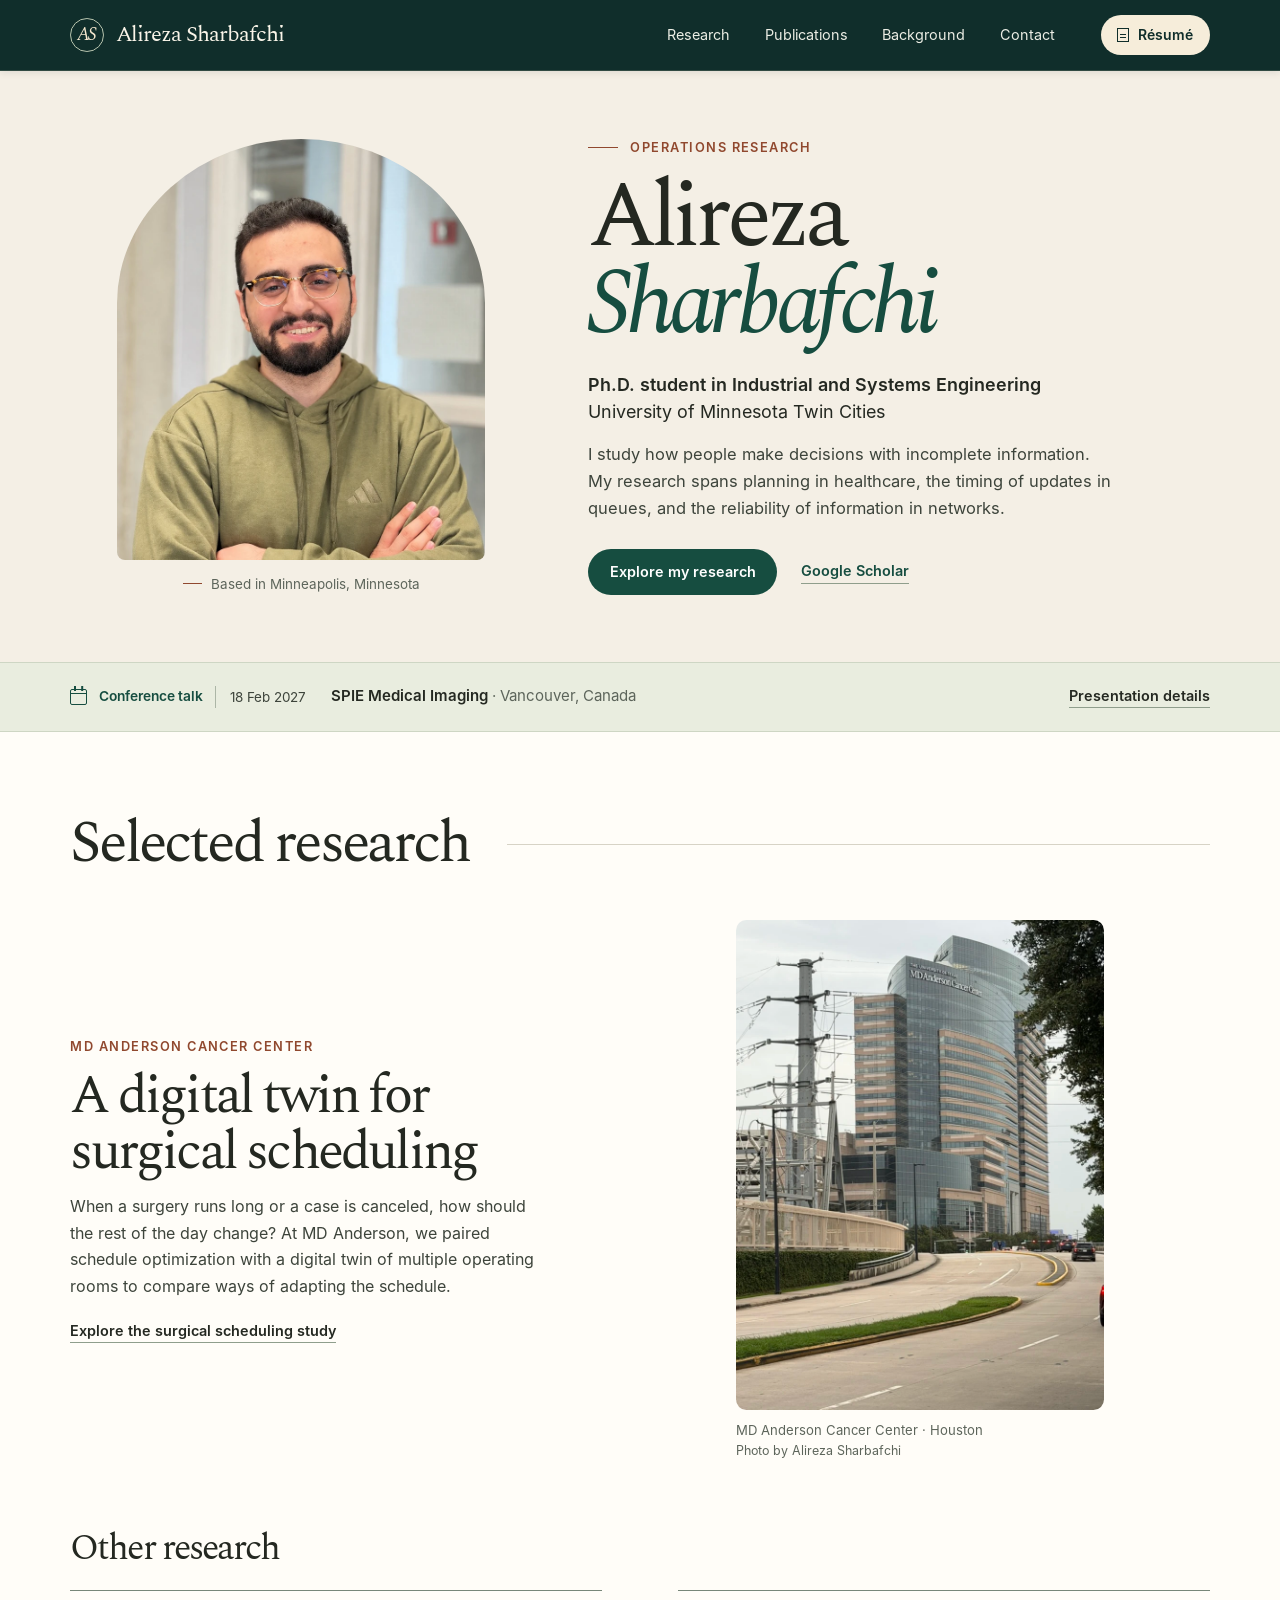
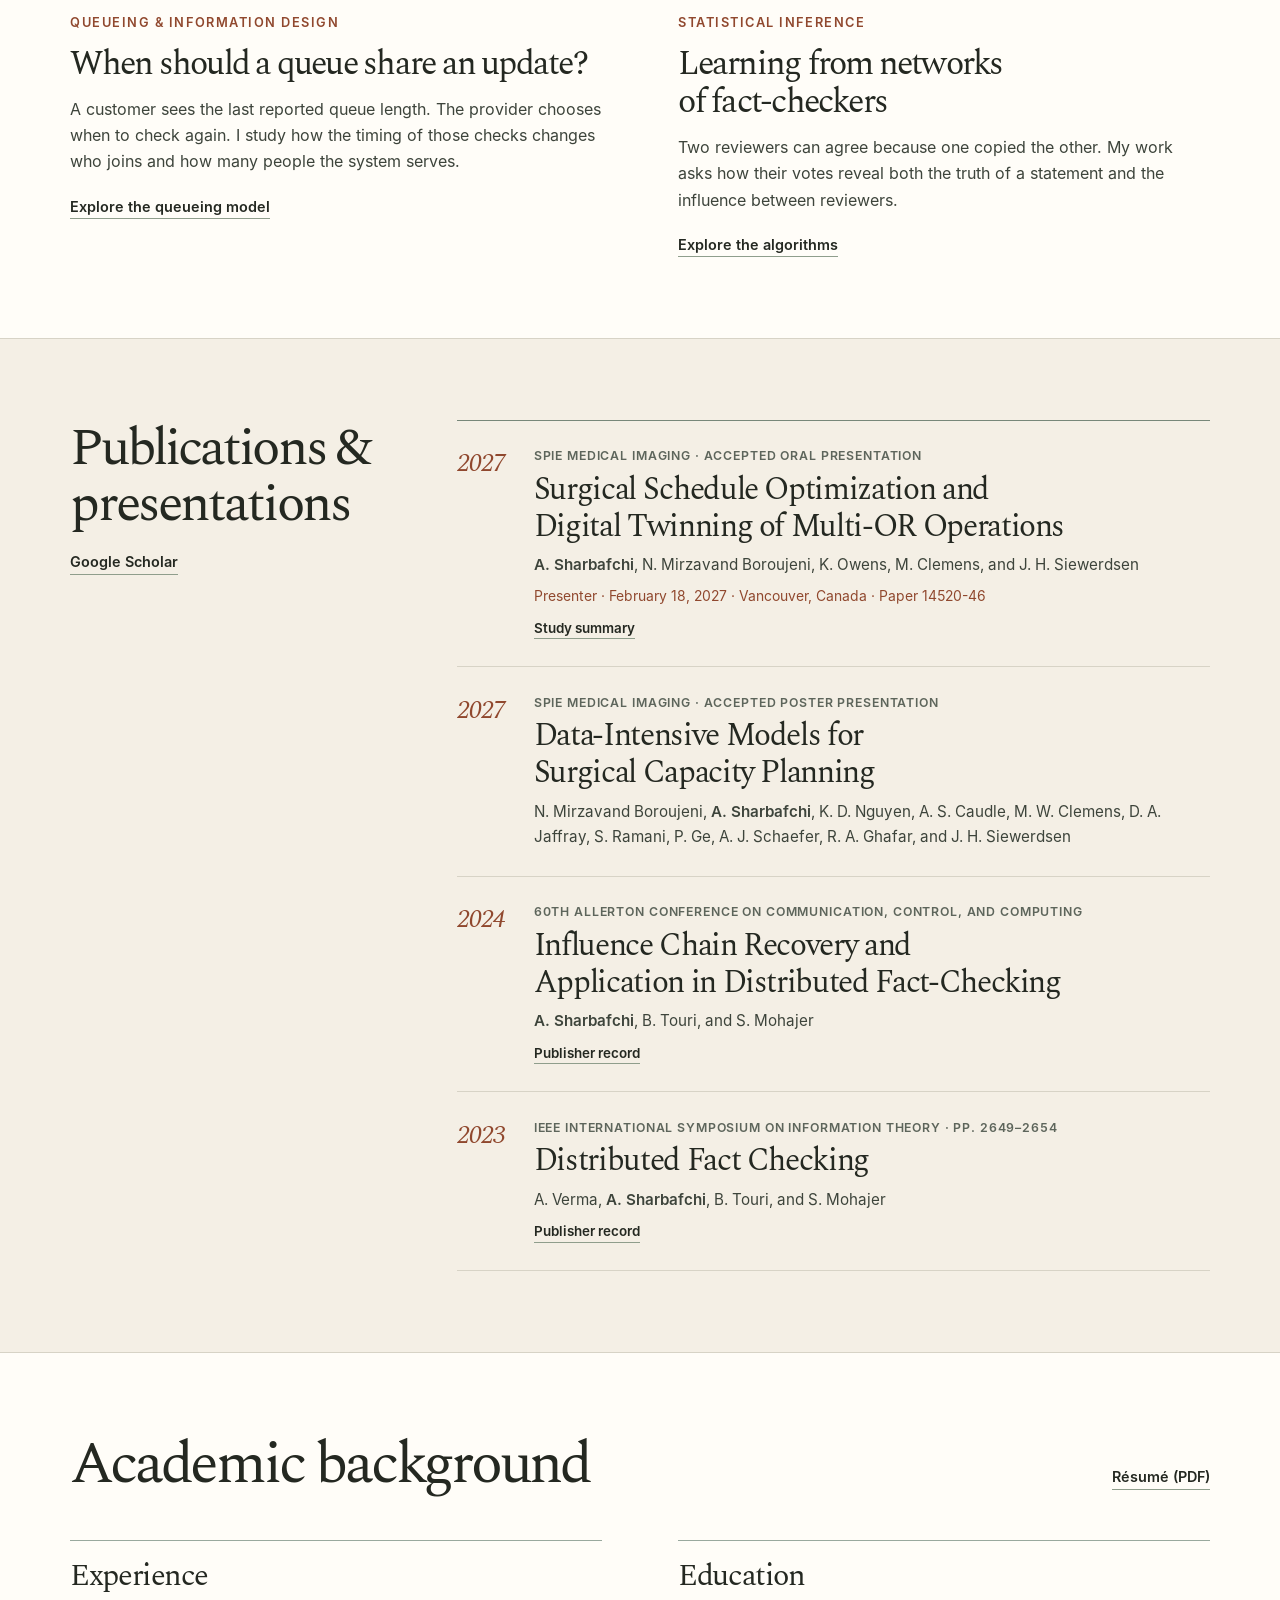
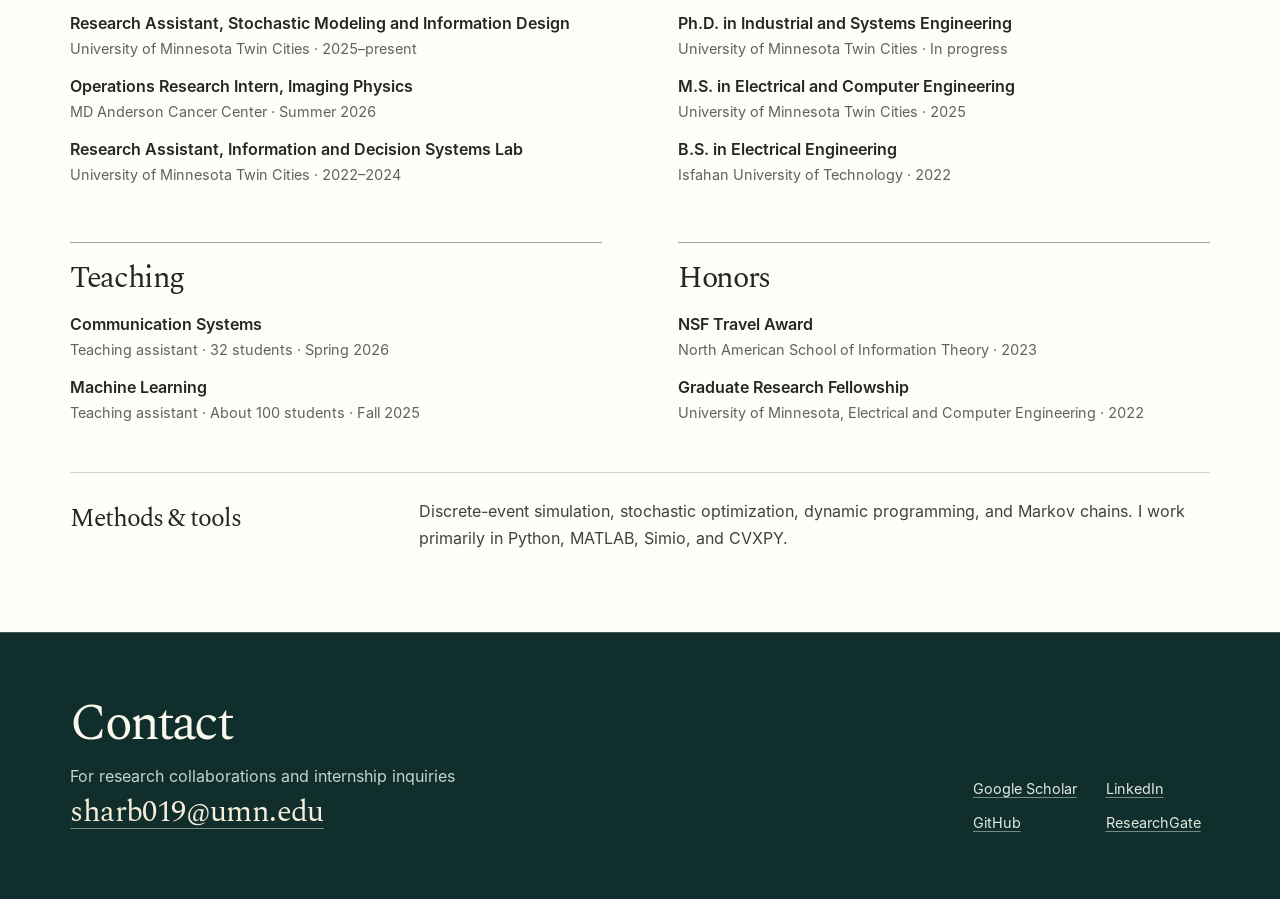
<file: index.html>
<!doctype html>
<html lang="en">
<head>
  <meta charset="utf-8">
  <meta name="viewport" content="width=device-width,initial-scale=1">
  <title>Alireza Sharbafchi | Operations Research</title>
  <meta name="description" content="Alireza Sharbafchi is a Ph.D. student at the University of Minnesota Twin Cities studying queueing, information design, statistical inference, and healthcare operations.">
  <meta name="author" content="Alireza Sharbafchi">
  <meta name="theme-color" content="#102e2b">
  <meta name="robots" content="index,follow,max-image-preview:large">
  <meta name="google-site-verification" content="Sx9WPdq8LfvZd325GRl5zDQa84C2UrjY2XmZ5Cj0ZqY">
  <link rel="canonical" href="https://alirezasharbaf.github.io/">
  <link rel="icon" type="image/png" href="assets/monogram.png">
  <link rel="preload" as="font" type="font/woff" href="assets/fonts/spectral.woff" crossorigin>
  <link rel="stylesheet" href="assets/site.css?v=ae170db1">
  <meta property="og:type" content="website">
  <meta property="og:site_name" content="Alireza Sharbafchi">
  <meta property="og:title" content="Alireza Sharbafchi | Operations Research">
  <meta property="og:description" content="Alireza Sharbafchi is a Ph.D. student at the University of Minnesota Twin Cities studying queueing, information design, statistical inference, and healthcare operations.">
  <meta property="og:url" content="https://alirezasharbaf.github.io/">
  <meta property="og:image" content="https://alirezasharbaf.github.io/assets/headshot-2026.jpeg">
  <meta property="og:image:alt" content="Alireza Sharbafchi">
  <meta name="twitter:card" content="summary">
  <meta name="twitter:title" content="Alireza Sharbafchi | Operations Research">
  <meta name="twitter:description" content="Alireza Sharbafchi is a Ph.D. student at the University of Minnesota Twin Cities studying queueing, information design, statistical inference, and healthcare operations.">
  <meta name="twitter:image" content="https://alirezasharbaf.github.io/assets/headshot-2026.jpeg">
  <script type="application/ld+json">{
  "@context": "https://schema.org",
  "@type": "Person",
  "@id": "https://alirezasharbaf.github.io/#person",
  "name": "Alireza Sharbafchi",
  "url": "https://alirezasharbaf.github.io/",
  "image": "https://alirezasharbaf.github.io/assets/headshot-2026.jpeg",
  "email": "mailto:sharb019@umn.edu",
  "jobTitle": "Ph.D. student in Industrial and Systems Engineering",
  "affiliation": {
    "@type": "CollegeOrUniversity",
    "name": "University of Minnesota Twin Cities",
    "url": "https://twin-cities.umn.edu/"
  },
  "alumniOf": [
    {
      "@type": "CollegeOrUniversity",
      "name": "University of Minnesota Twin Cities"
    },
    {
      "@type": "CollegeOrUniversity",
      "name": "Isfahan University of Technology"
    }
  ],
  "sameAs": [
    "https://scholar.google.com/citations?user=oZZttsgAAAAJ&hl=en",
    "https://www.linkedin.com/in/alireza-sharbafchi-78ba01220",
    "https://github.com/AlirezaSharbaf",
    "https://www.researchgate.net/profile/Alireza-Sharbafchi"
  ],
  "knowsAbout": [
    "Operations research",
    "Queueing theory",
    "Information design",
    "Statistical inference",
    "Healthcare operations"
  ]
}</script>
  <script async src="https://www.googletagmanager.com/gtag/js?id=G-JD268DM8Z5"></script>
  <script>
    window.dataLayer = window.dataLayer || [];
    function gtag() { dataLayer.push(arguments); }
    gtag('js', new Date());
    gtag('config', 'G-JD268DM8Z5');
  </script>

</head>
<body>
<a class="skip-link" href="#main">Skip to content</a>
<header class="site-header">
  <div class="masthead wrap">
    <a class="brand" href="./" aria-label="Alireza Sharbafchi, home"><span class="monogram" aria-hidden="true">AS</span><span class="brand-name">Alireza Sharbafchi</span></a>
    <nav class="main-nav" aria-label="Main navigation">
      <a href="#research">Research</a>
      <a href="#publications">Publications</a>
      <a href="#background">Background</a>
      <a href="#contact">Contact</a>
    </nav>
    <a class="resume-link" href="assets/alireza-sharbafchi-resume.pdf" aria-label="Résumé (PDF)"><span class="document-icon" aria-hidden="true"></span>Résumé</a>
  </div>
</header>
<main id="main">
  <div class="hero-band"><section class="hero wrap" aria-labelledby="name">
    <div class="hero-copy">
      <p class="eyebrow ruled">Operations research</p>
      <h1 id="name">Alireza <em>Sharbafchi</em></h1>
      <p class="affiliation"><span>Ph.D. student in Industrial and Systems Engineering</span> <span>University of Minnesota Twin Cities</span></p>
      <p class="hero-intro">I study how people make decisions with incomplete information. My research spans planning in healthcare, the timing of updates in queues, and the reliability of information in networks.</p>
      <div class="actions">
        <a class="button" href="#research">Explore my research</a>
        <a class="text-link" href="https://scholar.google.com/citations?user=oZZttsgAAAAJ&amp;hl=en">Google Scholar</a>
      </div>
    </div>
    <figure class="portrait">
      <div class="portrait-frame"><img src="assets/alireza-sharbafchi-hoodie.webp" alt="Alireza Sharbafchi wearing an olive hoodie" width="820" height="939" fetchpriority="high"></div>
      <figcaption><span class="tiny-rule" aria-hidden="true"></span> Based in Minneapolis, Minnesota</figcaption>
    </figure>
  </section></div>

  <aside class="talk-strip" aria-label="Conference presentation">
    <div class="wrap talk-inner">
      <div class="talk-meta"><span class="calendar-icon" aria-hidden="true"></span><span>Conference talk</span><time datetime="2027-02-18">18 Feb 2027</time></div>
      <p><strong>SPIE Medical Imaging</strong><span class="talk-location">Vancouver, Canada</span></p>
      <a class="text-link" href="#conference">Presentation details</a>
    </div>
  </aside>

  <section class="section wrap" id="research" aria-labelledby="research-title">
    <span class="anchor-alias" id="projects" aria-hidden="true"></span>
    <header class="section-head"><h2 id="research-title">Selected research</h2></header>
    <article class="feature" id="md-anderson" aria-labelledby="md-anderson-title">
      <div class="feature-copy">
        <p class="eyebrow">MD Anderson Cancer Center</p>
        <h3 id="md-anderson-title"><a href="research/surgical-scheduling/">A digital twin for surgical scheduling</a></h3>
        <p>When a surgery runs long or a case is canceled, how should the rest of the day change? At MD Anderson, we paired schedule optimization with a digital twin of multiple operating rooms to compare ways of adapting the schedule.</p>
        <a class="text-link" href="research/surgical-scheduling/">Explore the surgical scheduling study</a>
      </div>
      <figure class="campus-photo">
        <img src="assets/md-anderson-houston.webp" width="768" height="1024" loading="lazy" alt="A curving road leads to the glass tower marked MD Anderson Cancer Center in Houston">
        <figcaption><span>MD Anderson Cancer Center · Houston</span><small>Photo by Alireza Sharbafchi</small></figcaption>
      </figure>
    </article>
  </section>
  <section class="wrap further-research" aria-labelledby="other-research-title">
    <h2 id="other-research-title">Other research</h2>
    <div class="research-pair">
      <article>
        <p class="eyebrow">Queueing &amp; information design</p>
        <h3><a href="research/queue-monitoring/">When should a queue share an update?</a></h3>
        <p>A customer sees the last reported queue length. The provider chooses when to check again. I study how the timing of those checks changes who joins and how many people the system serves.</p>
        <a class="text-link" href="research/queue-monitoring/">Explore the queueing model</a>
      </article>
      <article>
        <p class="eyebrow">Statistical inference</p>
        <h3><a href="research/distributed-fact-checking/">Learning from networks of fact-checkers</a></h3>
        <p>Two reviewers can agree because one copied the other. My work asks how their votes reveal both the truth of a statement and the influence between reviewers.</p>
        <a class="text-link" href="research/distributed-fact-checking/">Explore the algorithms</a>
      </article>
    </div>
  </section>

  <section class="tinted" id="publications" aria-labelledby="publications-title">
    <div class="section wrap">
      <header class="section-head divided"><h2 id="publications-title">Publications &amp; presentations</h2><a class="text-link" href="https://scholar.google.com/citations?user=oZZttsgAAAAJ&amp;hl=en">Google Scholar</a></header>
      <ol class="pub-list">
        <li id="conference"><span class="pub-year">2027</span><div>
          <p class="pub-venue">SPIE Medical Imaging · Accepted oral presentation</p>
          <h3><a href="research/surgical-scheduling/#presentation">Surgical Schedule Optimization and Digital Twinning of Multi-OR Operations</a></h3>
          <p class="authors"><strong>A. Sharbafchi</strong>, N. Mirzavand Boroujeni, K. Owens, M. Clemens, and J. H. Siewerdsen</p>
          <p class="talk-details">Presenter · <time datetime="2027-02-18">February 18, 2027</time> · Vancouver, Canada · Paper 14520-46</p>
          <a class="citation-link" href="research/surgical-scheduling/#spie">Study summary</a>
        </div></li>
        <li><span class="pub-year">2027</span><div>
          <p class="pub-venue">SPIE Medical Imaging · Accepted poster presentation</p>
          <h3>Data-Intensive Models for Surgical Capacity Planning</h3>
          <p class="authors">N. Mirzavand Boroujeni, <strong>A. Sharbafchi</strong>, K. D. Nguyen, A. S. Caudle, M. W. Clemens, D. A. Jaffray, S. Ramani, P. Ge, A. J. Schaefer, R. A. Ghafar, and J. H. Siewerdsen</p>
        </div></li>
        <li><span class="pub-year">2024</span><div>
          <p class="pub-venue">60th Allerton Conference on Communication, Control, and Computing</p>
          <h3><a href="https://doi.org/10.1109/Allerton63246.2024.10735320">Influence Chain Recovery and Application in Distributed Fact-Checking</a></h3>
          <p class="authors"><strong>A. Sharbafchi</strong>, B. Touri, and S. Mohajer</p>
          <a class="citation-link" href="https://doi.org/10.1109/Allerton63246.2024.10735320" aria-label="Publisher record for Influence Chain Recovery">Publisher record</a>
        </div></li>
        <li><span class="pub-year">2023</span><div>
          <p class="pub-venue">IEEE International Symposium on Information Theory · pp. 2649–2654</p>
          <h3><a href="https://doi.org/10.1109/ISIT54713.2023.10206599">Distributed Fact Checking</a></h3>
          <p class="authors">A. Verma, <strong>A. Sharbafchi</strong>, B. Touri, and S. Mohajer</p>
          <a class="citation-link" href="https://doi.org/10.1109/ISIT54713.2023.10206599" aria-label="Publisher record for Distributed Fact Checking">Publisher record</a>
        </div></li>
      </ol>
    </div>
  </section>

  <section class="section wrap background" id="background" aria-labelledby="background-title">
    <header class="section-head divided"><h2 id="background-title">Academic background</h2><a class="text-link" href="assets/alireza-sharbafchi-resume.pdf">Résumé (PDF)</a></header>
    <div class="background-grid">
      <section id="experience" aria-labelledby="experience-title"><h3 id="experience-title" class="group-title">Experience</h3>
        <dl class="record-list">
          <div><dt>Research Assistant, Stochastic Modeling and Information Design</dt><dd>University of Minnesota Twin Cities <span>2025–present</span></dd></div>
          <div><dt>Operations Research Intern, Imaging Physics</dt><dd>MD Anderson Cancer Center <span>Summer 2026</span></dd></div>
          <div><dt>Research Assistant, Information and Decision Systems Lab</dt><dd>University of Minnesota Twin Cities <span>2022–2024</span></dd></div>
        </dl>
      </section>
      <section id="education" aria-labelledby="education-title"><h3 id="education-title" class="group-title">Education</h3>
        <dl class="record-list">
          <div><dt>Ph.D. in Industrial and Systems Engineering</dt><dd>University of Minnesota Twin Cities <span>In progress</span></dd></div>
          <div><dt>M.S. in Electrical and Computer Engineering</dt><dd>University of Minnesota Twin Cities <span>2025</span></dd></div>
          <div><dt>B.S. in Electrical Engineering</dt><dd>Isfahan University of Technology <span>2022</span></dd></div>
        </dl>
      </section>
      <section id="teaching" aria-labelledby="teaching-title"><h3 id="teaching-title" class="group-title">Teaching</h3>
        <dl class="record-list">
          <div><dt>Communication Systems</dt><dd>Teaching assistant · 32 students <span>Spring 2026</span></dd></div>
          <div><dt>Machine Learning</dt><dd>Teaching assistant · About 100 students <span>Fall 2025</span></dd></div>
        </dl>
      </section>
      <section id="awards" aria-labelledby="awards-title"><h3 id="awards-title" class="group-title">Honors</h3>
        <dl class="record-list">
          <div><dt>NSF Travel Award</dt><dd>North American School of Information Theory <span>2023</span></dd></div>
          <div><dt>Graduate Research Fellowship</dt><dd>University of Minnesota, Electrical and Computer Engineering <span>2022</span></dd></div>
        </dl>
      </section>
    </div>
    <div class="toolkit"><h3>Methods &amp; tools</h3><p>Discrete-event simulation, stochastic optimization, dynamic programming, and Markov chains. I work primarily in Python, MATLAB, Simio, and CVXPY.</p></div>
  </section>
</main>
<footer id="contact" class="site-footer">
  <div class="footer-inner wrap">
    <div><h2>Contact</h2><p>For research collaborations and internship inquiries</p>
      <a class="email-link" href="mailto:sharb019@umn.edu">sharb019@umn.edu</a></div>
    <nav class="profile-links" aria-label="Professional profiles">
      <a href="https://scholar.google.com/citations?user=oZZttsgAAAAJ&amp;hl=en">Google Scholar</a>
      <a href="https://www.linkedin.com/in/alireza-sharbafchi-78ba01220">LinkedIn</a>
      <a href="https://github.com/AlirezaSharbaf">GitHub</a>
      <a href="https://www.researchgate.net/profile/Alireza-Sharbafchi">ResearchGate</a>
    </nav>
  </div>
</footer>
</body>
</html>
</file>
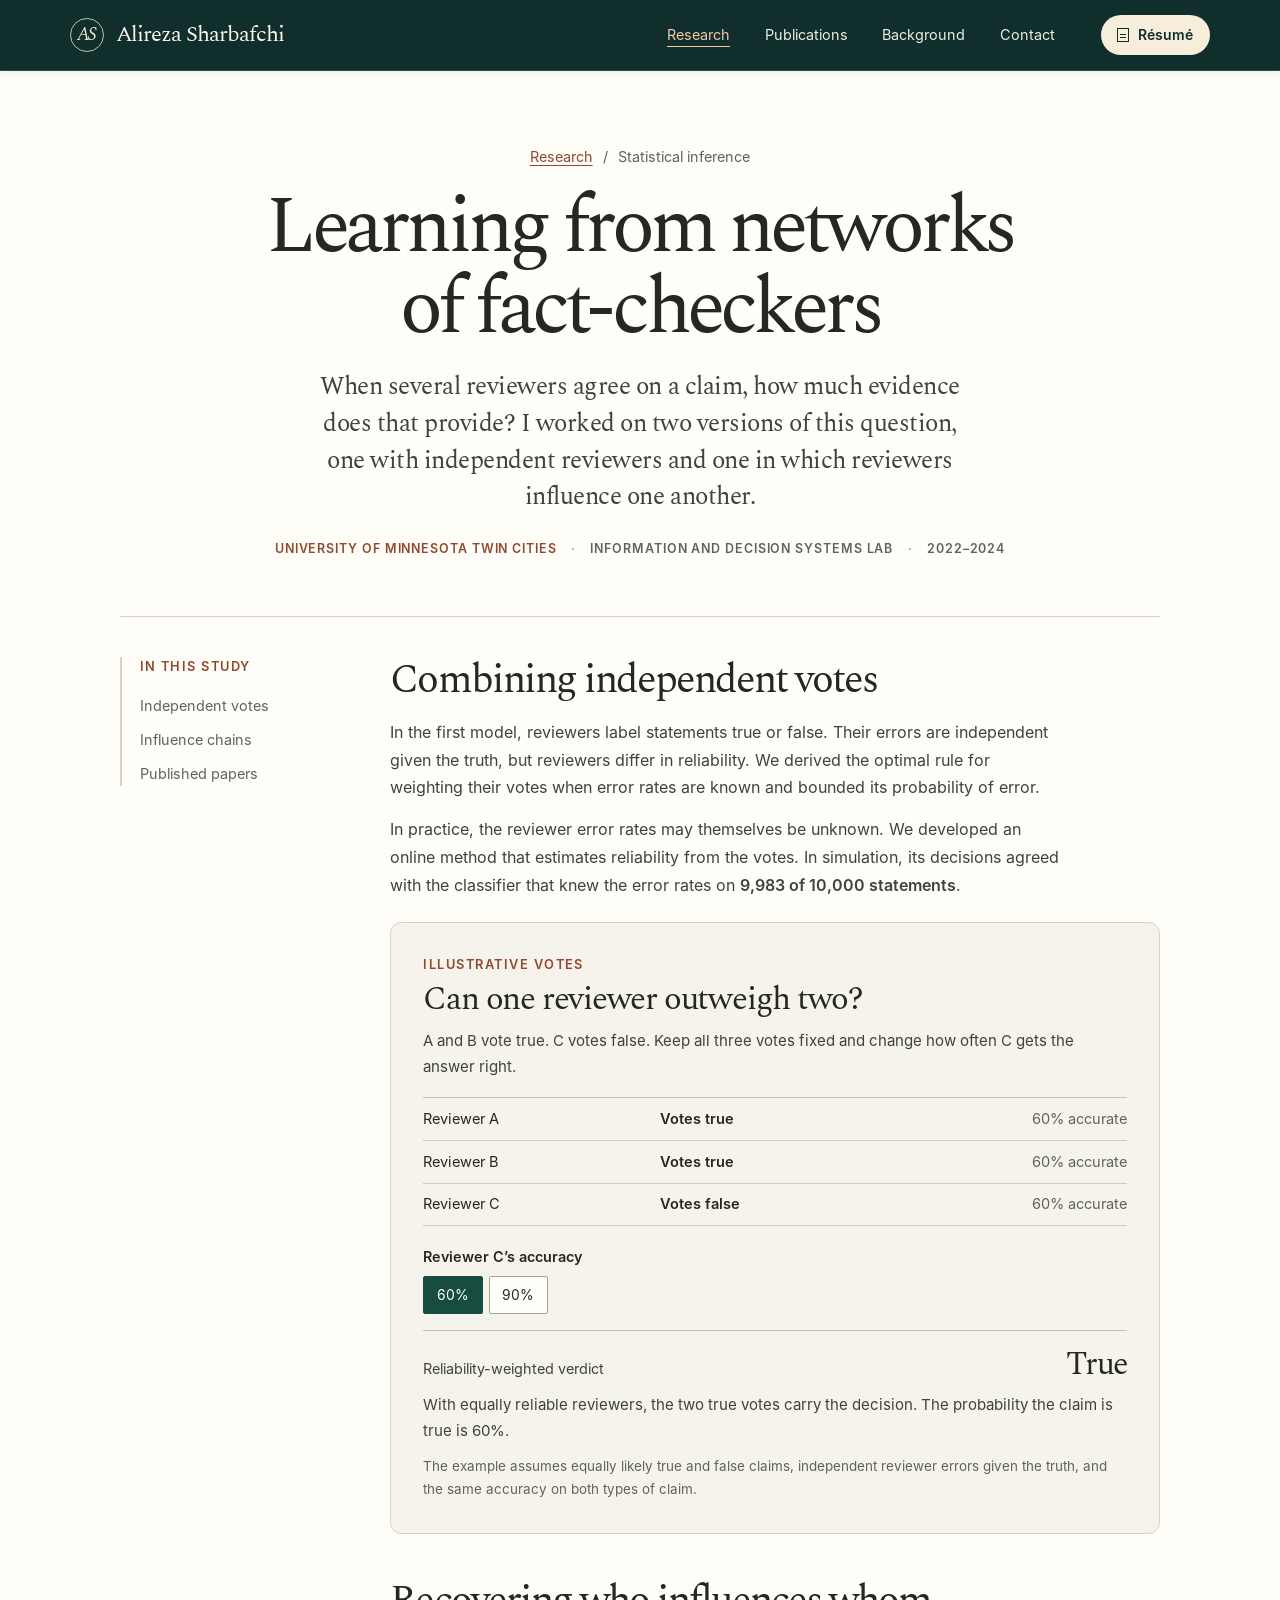
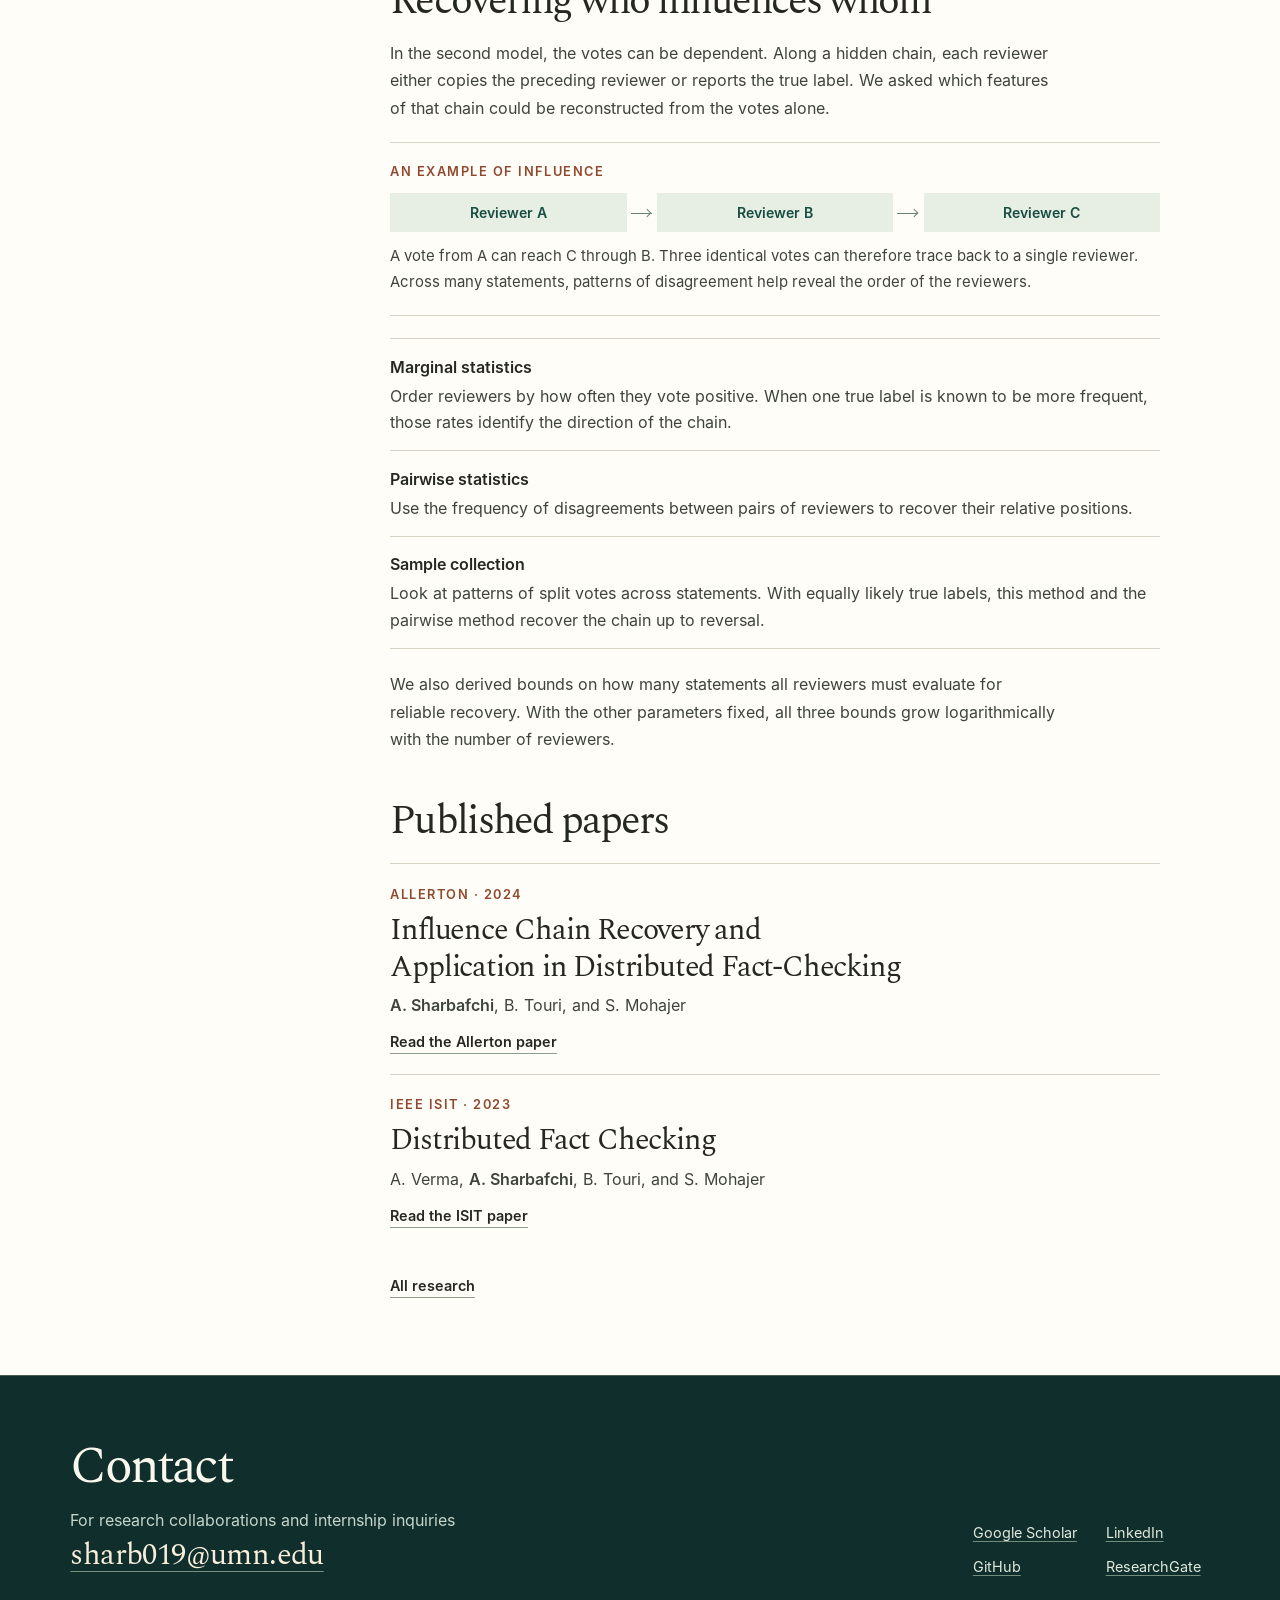
<file: research/distributed-fact-checking/index.html>
<!doctype html>
<html lang="en">
<head>
  <meta charset="utf-8">
  <meta name="viewport" content="width=device-width,initial-scale=1">
  <title>Learning from networks of fact-checkers | Alireza Sharbafchi</title>
  <meta name="description" content="Research on estimating reviewer reliability, combining votes, and reconstructing chains of influence in distributed fact-checking.">
  <meta name="author" content="Alireza Sharbafchi">
  <meta name="theme-color" content="#102e2b">
  <meta name="robots" content="index,follow,max-image-preview:large">
  <meta name="google-site-verification" content="Sx9WPdq8LfvZd325GRl5zDQa84C2UrjY2XmZ5Cj0ZqY">
  <link rel="canonical" href="https://alirezasharbaf.github.io/research/distributed-fact-checking/">
  <link rel="icon" type="image/png" href="../../assets/monogram.png">
  <link rel="preload" as="font" type="font/woff" href="../../assets/fonts/spectral.woff" crossorigin>
  <link rel="stylesheet" href="../../assets/site.css">
  <meta property="og:type" content="article">
  <meta property="og:site_name" content="Alireza Sharbafchi">
  <meta property="og:title" content="Learning from networks of fact-checkers | Alireza Sharbafchi">
  <meta property="og:description" content="Research on estimating reviewer reliability, combining votes, and reconstructing chains of influence in distributed fact-checking.">
  <meta property="og:url" content="https://alirezasharbaf.github.io/research/distributed-fact-checking/">
  <meta property="og:image" content="https://alirezasharbaf.github.io/assets/headshot-2026.jpeg">
  <meta property="og:image:alt" content="Alireza Sharbafchi">
  <meta name="twitter:card" content="summary">
  <meta name="twitter:title" content="Learning from networks of fact-checkers | Alireza Sharbafchi">
  <meta name="twitter:description" content="Research on estimating reviewer reliability, combining votes, and reconstructing chains of influence in distributed fact-checking.">
  <meta name="twitter:image" content="https://alirezasharbaf.github.io/assets/headshot-2026.jpeg">
  <script type="application/ld+json">{
  "@context": "https://schema.org",
  "@type": "Article",
  "url": "https://alirezasharbaf.github.io/research/distributed-fact-checking/",
  "headline": "Learning from networks of fact-checkers",
  "description": "Research on estimating reviewer reliability, combining votes, and reconstructing chains of influence in distributed fact-checking.",
  "author": {
    "@type": "Person",
    "@id": "https://alirezasharbaf.github.io/#person",
    "name": "Alireza Sharbafchi",
    "url": "https://alirezasharbaf.github.io/",
    "image": "https://alirezasharbaf.github.io/assets/headshot-2026.jpeg",
    "email": "mailto:sharb019@umn.edu",
    "jobTitle": "Ph.D. student in Industrial and Systems Engineering",
    "affiliation": {
      "@type": "CollegeOrUniversity",
      "name": "University of Minnesota Twin Cities",
      "url": "https://twin-cities.umn.edu/"
    },
    "alumniOf": [
      {
        "@type": "CollegeOrUniversity",
        "name": "University of Minnesota Twin Cities"
      },
      {
        "@type": "CollegeOrUniversity",
        "name": "Isfahan University of Technology"
      }
    ],
    "sameAs": [
      "https://scholar.google.com/citations?user=oZZttsgAAAAJ&hl=en",
      "https://www.linkedin.com/in/alireza-sharbafchi-78ba01220",
      "https://github.com/AlirezaSharbaf",
      "https://www.researchgate.net/profile/Alireza-Sharbafchi"
    ],
    "knowsAbout": [
      "Operations research",
      "Queueing theory",
      "Information design",
      "Statistical inference",
      "Healthcare operations"
    ]
  }
}</script>
  <script async src="https://www.googletagmanager.com/gtag/js?id=G-JD268DM8Z5"></script>
  <script>
    window.dataLayer = window.dataLayer || [];
    function gtag() { dataLayer.push(arguments); }
    gtag('js', new Date());
    gtag('config', 'G-JD268DM8Z5');
  </script>
<script src="../../assets/votes.js" defer></script>
</head>
<body>
<a class="skip-link" href="#main">Skip to content</a>
<header class="site-header">
  <div class="masthead wrap">
    <a class="brand" href="../../" aria-label="Alireza Sharbafchi, home"><span class="monogram" aria-hidden="true">AS</span><span class="brand-name">Alireza Sharbafchi</span></a>
    <nav class="main-nav" aria-label="Main navigation">
      <a href="../../#research" aria-current="location">Research</a>
      <a href="../../#publications">Publications</a>
      <a href="../../#background">Background</a>
      <a href="#contact">Contact</a>
    </nav>
    <a class="resume-link" href="../../assets/alireza-sharbafchi-resume.pdf" aria-label="Résumé (PDF)"><span class="document-icon" aria-hidden="true"></span>Résumé</a>
  </div>
</header>
<main id="main">
  <header class="case-hero wrap">
    <nav class="crumb" aria-label="Breadcrumb"><a href="../../#research">Research</a><span aria-hidden="true">/</span><span>Statistical inference</span></nav>
    <h1>Learning from networks of fact-checkers</h1>
    <p class="case-deck">When several reviewers agree on a claim, how much evidence does that provide? I worked on two versions of this question, one with independent reviewers and one in which reviewers influence one another.</p>
    <p class="case-meta">University of Minnesota Twin Cities <span>Information and Decision Systems Lab</span> <span>2022–2024</span></p>
  </header>
  <div class="case-layout wrap">
    <nav class="case-nav" aria-label="In this study"><p>In this study</p><a href="#independent">Independent votes</a><a href="#influence">Influence chains</a><a href="#papers">Published papers</a></nav>
    <article class="article-body">
      <section id="independent"><h2>Combining independent votes</h2>
        <p>In the first model, reviewers label statements true or false. Their errors are independent given the truth, but reviewers differ in reliability. We derived the optimal rule for weighting their votes when error rates are known and bounded its probability of error.</p>
        <p>In practice, the reviewer error rates may themselves be unknown. We developed an online method that estimates reliability from the votes. In simulation, its decisions agreed with the classifier that knew the error rates on <strong>9,983 of 10,000 statements</strong>.</p>
        <figure class="illustration vote-figure">
          <figcaption><span class="eyebrow">Illustrative votes</span><span class="figure-title">Can one reviewer outweigh two?</span></figcaption>
          <p class="figure-intro">A and B vote true. C votes false. Keep all three votes fixed and change how often C gets the answer right.</p>
          <div class="vote-rows">
            <div><span>Reviewer A</span><strong>Votes true</strong><span>60% accurate</span></div>
            <div><span>Reviewer B</span><strong>Votes true</strong><span>60% accurate</span></div>
            <div><span>Reviewer C</span><strong>Votes false</strong><span id="reviewer-accuracy">60% accurate</span></div>
          </div>
          <fieldset class="figure-options" id="vote-controls" hidden><legend>Reviewer C’s accuracy</legend><div class="segmented">
            <label><input type="radio" name="reviewer-c" value="0.6" checked><span>60%</span></label>
            <label><input type="radio" name="reviewer-c" value="0.9"><span>90%</span></label>
          </div></fieldset>
          <div class="readout" role="status"><div><span>Reliability-weighted verdict</span><strong id="vote-verdict">True</strong></div><p id="vote-reason">With equally reliable reviewers, the two true votes carry the decision. The probability the claim is true is 60%.</p></div>
          <p class="figure-note">The example assumes equally likely true and false claims, independent reviewer errors given the truth, and the same accuracy on both types of claim.</p>
          <noscript><p>At 90% accuracy, C’s false vote changes the verdict. The probability the claim is true falls to 20%.</p></noscript>
        </figure>
      </section>
      <section id="influence"><h2>Recovering who influences whom</h2>
        <p>In the second model, the votes can be dependent. Along a hidden chain, each reviewer either copies the preceding reviewer or reports the true label. We asked which features of that chain could be reconstructed from the votes alone.</p>
        <figure class="chain-figure"><figcaption class="eyebrow">An example of influence</figcaption>
          <ol class="review-chain" aria-label="Possible order of influence"><li>Reviewer A</li><li>Reviewer B</li><li>Reviewer C</li></ol>
          <p>A vote from A can reach C through B. Three identical votes can therefore trace back to a single reviewer. Across many statements, patterns of disagreement help reveal the order of the reviewers.</p>
        </figure>
        <dl class="method-list">
          <div><dt>Marginal statistics</dt><dd>Order reviewers by how often they vote positive. When one true label is known to be more frequent, those rates identify the direction of the chain.</dd></div>
          <div><dt>Pairwise statistics</dt><dd>Use the frequency of disagreements between pairs of reviewers to recover their relative positions.</dd></div>
          <div><dt>Sample collection</dt><dd>Look at patterns of split votes across statements. With equally likely true labels, this method and the pairwise method recover the chain up to reversal.</dd></div>
        </dl>
        <p>We also derived bounds on how many statements all reviewers must evaluate for reliable recovery. With the other parameters fixed, all three bounds grow logarithmically with the number of reviewers.</p>
      </section>
      <section id="papers"><h2>Published papers</h2>
        <div class="paper-note"><p class="eyebrow">Allerton · 2024</p><h3>Influence Chain Recovery and Application in Distributed Fact-Checking</h3><p><strong>A. Sharbafchi</strong>, B. Touri, and S. Mohajer</p><a class="text-link" href="https://doi.org/10.1109/Allerton63246.2024.10735320">Read the Allerton paper</a></div>
        <div class="paper-note"><p class="eyebrow">IEEE ISIT · 2023</p><h3>Distributed Fact Checking</h3><p>A. Verma, <strong>A. Sharbafchi</strong>, B. Touri, and S. Mohajer</p><a class="text-link" href="https://doi.org/10.1109/ISIT54713.2023.10206599">Read the ISIT paper</a></div>
      </section>
      <a class="text-link" href="../../#research">All research</a>
    </article>
  </div>
</main>
<footer id="contact" class="site-footer">
  <div class="footer-inner wrap">
    <div><h2>Contact</h2><p>For research collaborations and internship inquiries</p>
      <a class="email-link" href="mailto:sharb019@umn.edu">sharb019@umn.edu</a></div>
    <nav class="profile-links" aria-label="Professional profiles">
      <a href="https://scholar.google.com/citations?user=oZZttsgAAAAJ&amp;hl=en">Google Scholar</a>
      <a href="https://www.linkedin.com/in/alireza-sharbafchi-78ba01220">LinkedIn</a>
      <a href="https://github.com/AlirezaSharbaf">GitHub</a>
      <a href="https://www.researchgate.net/profile/Alireza-Sharbafchi">ResearchGate</a>
    </nav>
  </div>
</footer>
</body>
</html>
</file>
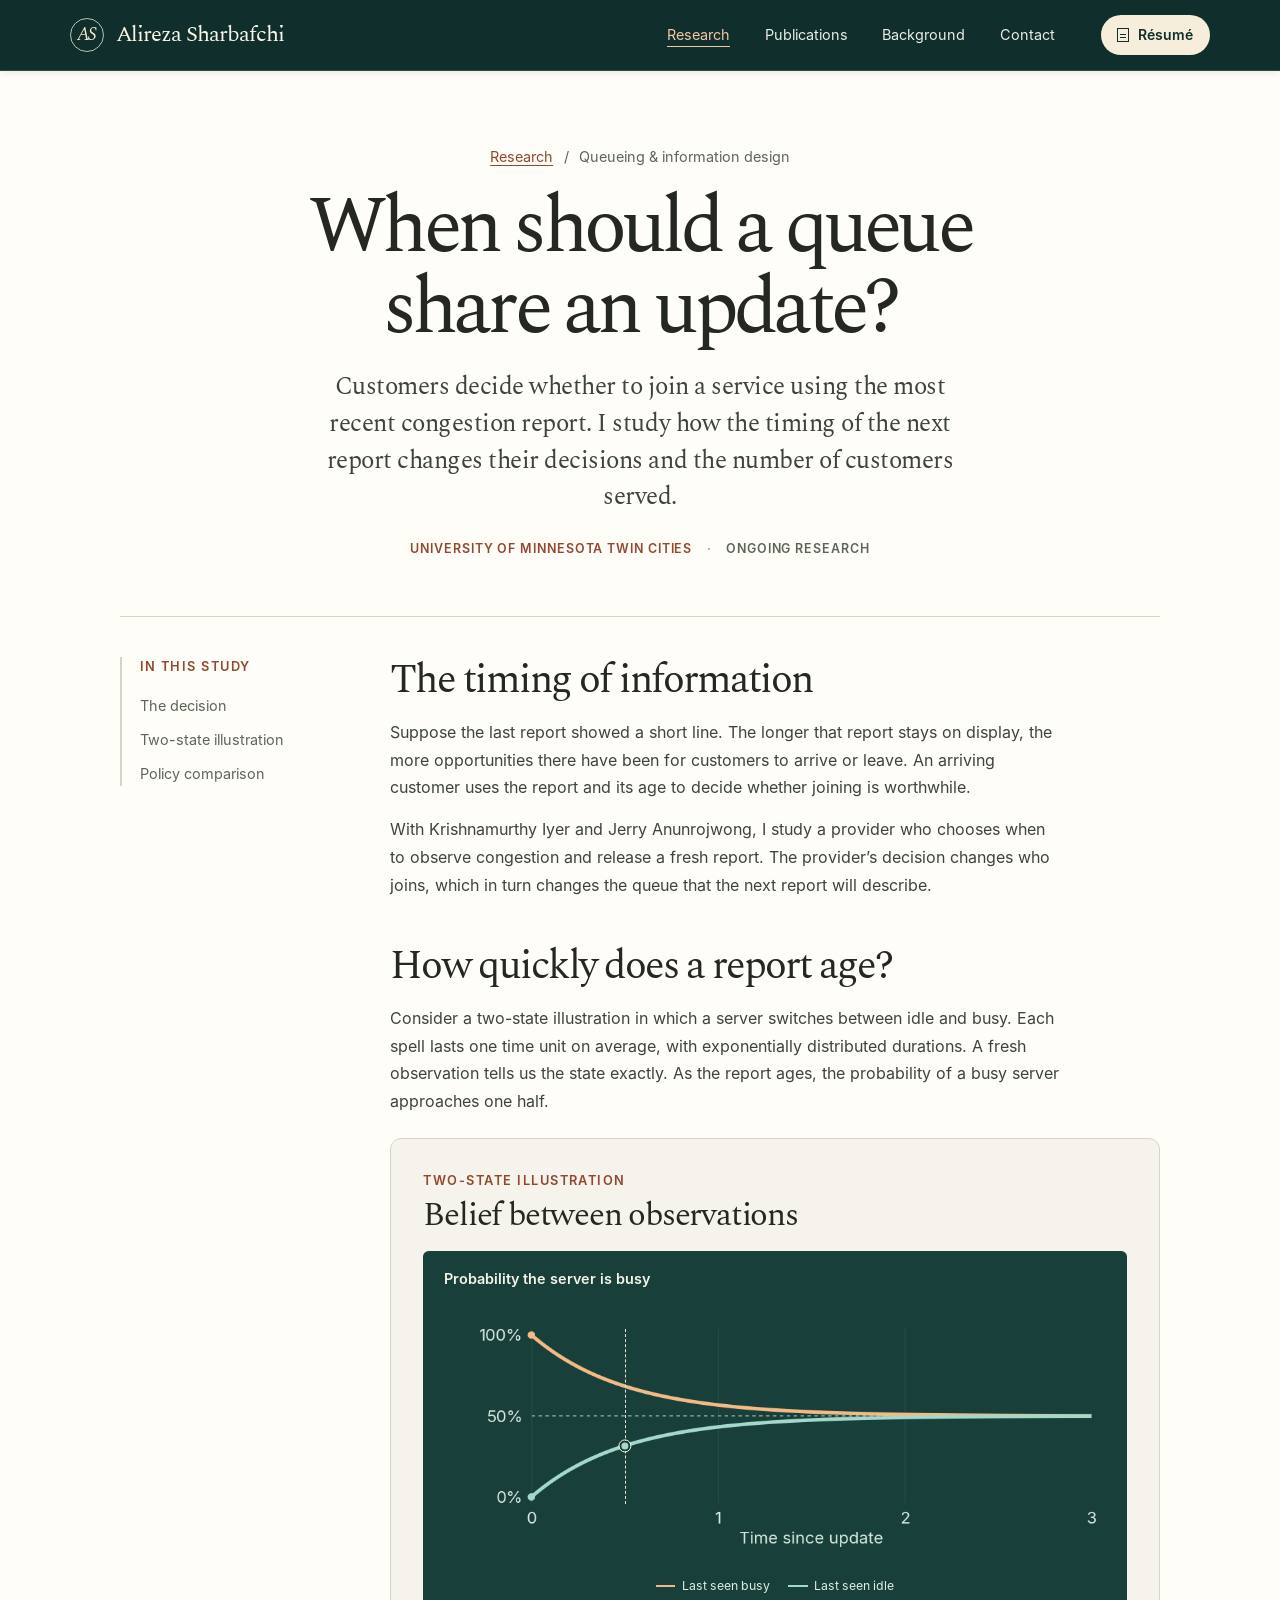
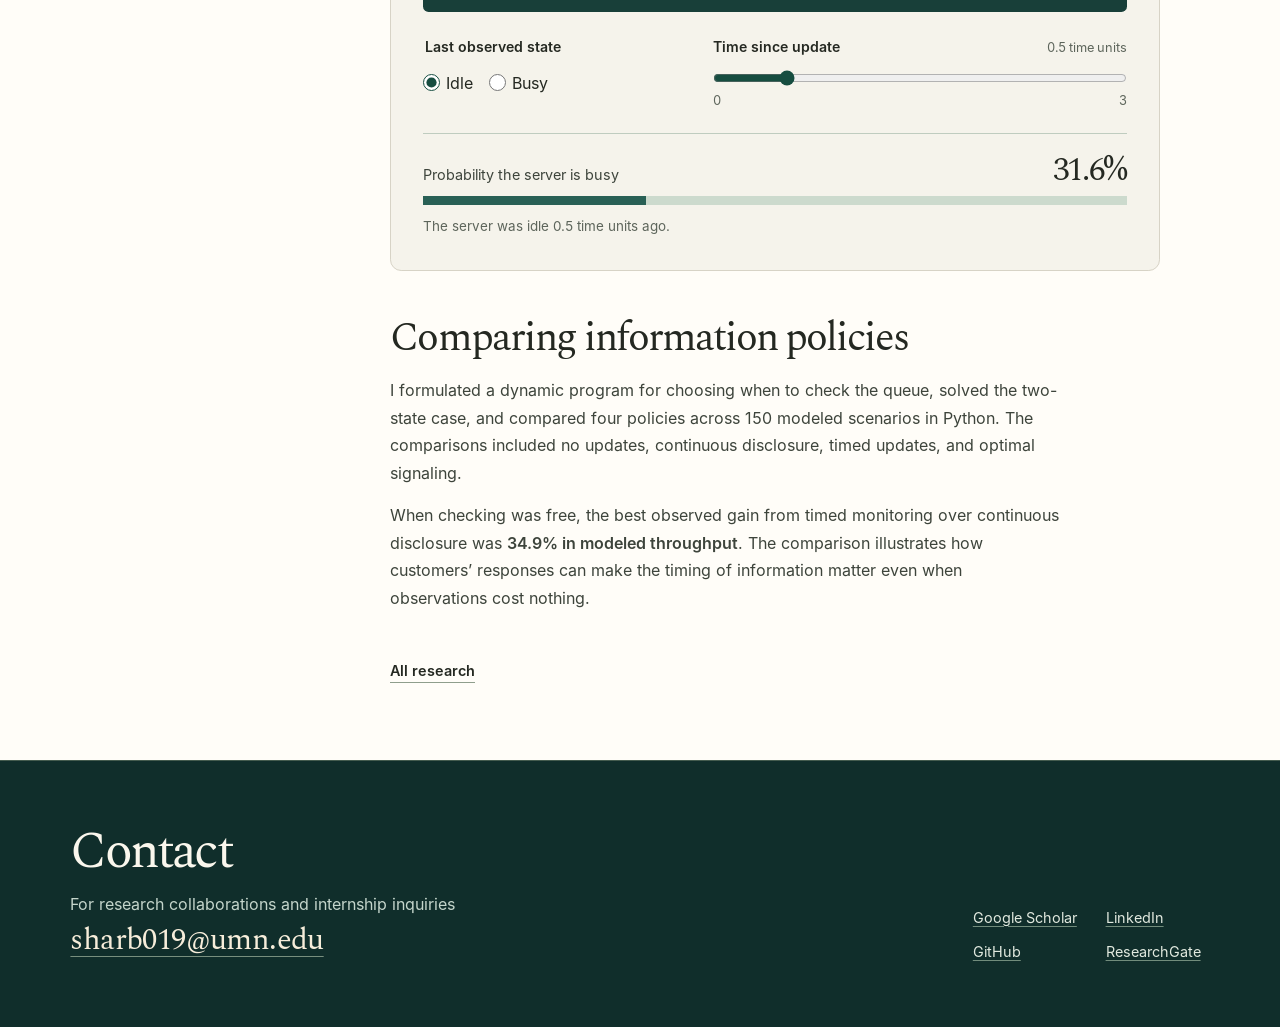
<file: research/queue-monitoring/index.html>
<!doctype html>
<html lang="en">
<head>
  <meta charset="utf-8">
  <meta name="viewport" content="width=device-width,initial-scale=1">
  <title>When should a queue share an update? | Alireza Sharbafchi</title>
  <meta name="description" content="A research overview and an interactive two-state model exploring when a service provider should update customers about congestion.">
  <meta name="author" content="Alireza Sharbafchi">
  <meta name="theme-color" content="#102e2b">
  <meta name="robots" content="index,follow,max-image-preview:large">
  <meta name="google-site-verification" content="Sx9WPdq8LfvZd325GRl5zDQa84C2UrjY2XmZ5Cj0ZqY">
  <link rel="canonical" href="https://alirezasharbaf.github.io/research/queue-monitoring/">
  <link rel="icon" type="image/png" href="../../assets/monogram.png">
  <link rel="preload" as="font" type="font/woff" href="../../assets/fonts/spectral.woff" crossorigin>
  <link rel="stylesheet" href="../../assets/site.css">
  <meta property="og:type" content="article">
  <meta property="og:site_name" content="Alireza Sharbafchi">
  <meta property="og:title" content="When should a queue share an update? | Alireza Sharbafchi">
  <meta property="og:description" content="A research overview and an interactive two-state model exploring when a service provider should update customers about congestion.">
  <meta property="og:url" content="https://alirezasharbaf.github.io/research/queue-monitoring/">
  <meta property="og:image" content="https://alirezasharbaf.github.io/assets/headshot-2026.jpeg">
  <meta property="og:image:alt" content="Alireza Sharbafchi">
  <meta name="twitter:card" content="summary">
  <meta name="twitter:title" content="When should a queue share an update? | Alireza Sharbafchi">
  <meta name="twitter:description" content="A research overview and an interactive two-state model exploring when a service provider should update customers about congestion.">
  <meta name="twitter:image" content="https://alirezasharbaf.github.io/assets/headshot-2026.jpeg">
  <script type="application/ld+json">{
  "@context": "https://schema.org",
  "@type": "Article",
  "url": "https://alirezasharbaf.github.io/research/queue-monitoring/",
  "headline": "When should a queue share an update?",
  "description": "A research overview and an interactive two-state model exploring when a service provider should update customers about congestion.",
  "author": {
    "@type": "Person",
    "@id": "https://alirezasharbaf.github.io/#person",
    "name": "Alireza Sharbafchi",
    "url": "https://alirezasharbaf.github.io/",
    "image": "https://alirezasharbaf.github.io/assets/headshot-2026.jpeg",
    "email": "mailto:sharb019@umn.edu",
    "jobTitle": "Ph.D. student in Industrial and Systems Engineering",
    "affiliation": {
      "@type": "CollegeOrUniversity",
      "name": "University of Minnesota Twin Cities",
      "url": "https://twin-cities.umn.edu/"
    },
    "alumniOf": [
      {
        "@type": "CollegeOrUniversity",
        "name": "University of Minnesota Twin Cities"
      },
      {
        "@type": "CollegeOrUniversity",
        "name": "Isfahan University of Technology"
      }
    ],
    "sameAs": [
      "https://scholar.google.com/citations?user=oZZttsgAAAAJ&hl=en",
      "https://www.linkedin.com/in/alireza-sharbafchi-78ba01220",
      "https://github.com/AlirezaSharbaf",
      "https://www.researchgate.net/profile/Alireza-Sharbafchi"
    ],
    "knowsAbout": [
      "Operations research",
      "Queueing theory",
      "Information design",
      "Statistical inference",
      "Healthcare operations"
    ]
  }
}</script>
  <script async src="https://www.googletagmanager.com/gtag/js?id=G-JD268DM8Z5"></script>
  <script>
    window.dataLayer = window.dataLayer || [];
    function gtag() { dataLayer.push(arguments); }
    gtag('js', new Date());
    gtag('config', 'G-JD268DM8Z5');
  </script>
<script src="../../assets/queue.js" defer></script>
</head>
<body>
<a class="skip-link" href="#main">Skip to content</a>
<header class="site-header">
  <div class="masthead wrap">
    <a class="brand" href="../../" aria-label="Alireza Sharbafchi, home"><span class="monogram" aria-hidden="true">AS</span><span class="brand-name">Alireza Sharbafchi</span></a>
    <nav class="main-nav" aria-label="Main navigation">
      <a href="../../#research" aria-current="location">Research</a>
      <a href="../../#publications">Publications</a>
      <a href="../../#background">Background</a>
      <a href="#contact">Contact</a>
    </nav>
    <a class="resume-link" href="../../assets/alireza-sharbafchi-resume.pdf" aria-label="Résumé (PDF)"><span class="document-icon" aria-hidden="true"></span>Résumé</a>
  </div>
</header>
<main id="main">
  <header class="case-hero wrap">
    <nav class="crumb" aria-label="Breadcrumb"><a href="../../#research">Research</a><span aria-hidden="true">/</span><span>Queueing &amp; information design</span></nav>
    <h1>When should a queue share an update?</h1>
    <p class="case-deck">Customers decide whether to join a service using the most recent congestion report. I study how the timing of the next report changes their decisions and the number of customers served.</p>
    <p class="case-meta">University of Minnesota Twin Cities <span>Ongoing research</span></p>
  </header>
  <div class="case-layout wrap">
    <nav class="case-nav" aria-label="In this study"><p>In this study</p><a href="#decision">The decision</a><a href="#illustration">Two-state illustration</a><a href="#comparison">Policy comparison</a></nav>
    <article class="article-body">
      <section id="decision"><h2>The timing of information</h2>
        <p>Suppose the last report showed a short line. The longer that report stays on display, the more opportunities there have been for customers to arrive or leave. An arriving customer uses the report and its age to decide whether joining is worthwhile.</p>
        <p>With Krishnamurthy Iyer and Jerry Anunrojwong, I study a provider who chooses when to observe congestion and release a fresh report. The provider’s decision changes who joins, which in turn changes the queue that the next report will describe.</p>
      </section>
      <section id="illustration"><h2>How quickly does a report age?</h2>
        <p>Consider a two-state illustration in which a server switches between idle and busy. Each spell lasts one time unit on average, with exponentially distributed durations. A fresh observation tells us the state exactly. As the report ages, the probability of a busy server approaches one half.</p>
        <figure class="queue-figure">
          <figcaption><span class="eyebrow">Two-state illustration</span><span class="figure-title">Belief between observations</span></figcaption>
      <div class="belief-chart inline-plot">
        <p class="plot-label">Probability the server is busy</p>
        <div class="curve-panel"><img src="../../assets/queue-belief.png" width="960" height="384" loading="lazy" alt="After a busy observation the probability falls from 100%. After an idle observation it rises from 0%. Both approach 50%."><span class="curve-line" id="curve-line" aria-hidden="true" hidden></span><span class="curve-point" id="curve-point" aria-hidden="true" hidden></span></div>
        <div class="chart-legend" aria-hidden="true"><span><i class="busy-key"></i>Last seen busy</span><span><i class="idle-key"></i>Last seen idle</span></div>
      </div>
          <div class="queue-controls" id="queue-controls" hidden>
            <fieldset><legend>Last observed state</legend><div class="radio-group">
              <label><input type="radio" name="last-state" value="idle" checked> Idle</label>
              <label><input type="radio" name="last-state" value="busy"> Busy</label>
            </div></fieldset>
            <div class="time-control"><div class="range-label"><label for="elapsed">Time since update</label><output for="elapsed" id="elapsed-value">0.5 time units</output></div>
              <input type="range" id="elapsed" min="0" max="3" step="0.1" value="0.5">
              <div class="range-ends" aria-hidden="true"><span>0</span><span>3</span></div>
            </div>
          </div>
          <div class="probability"><div><span>Probability the server is busy</span><output id="busy-probability" aria-live="polite">31.6%</output></div><div class="prob-track" aria-hidden="true"><span id="prob-bar"></span></div></div>
          <p class="figure-note" id="queue-note">The server was idle half a time unit ago.</p>
        </figure>
      </section>
      <section id="comparison"><h2>Comparing information policies</h2>
        <p>I formulated a dynamic program for choosing when to check the queue, solved the two-state case, and compared four policies across 150 modeled scenarios in Python. The comparisons included no updates, continuous disclosure, timed updates, and optimal signaling.</p>
        <p>When checking was free, the best observed gain from timed monitoring over continuous disclosure was <strong>34.9% in modeled throughput</strong>. The comparison illustrates how customers’ responses can make the timing of information matter even when observations cost nothing.</p>
      </section>
      <a class="text-link" href="../../#research">All research</a>
    </article>
  </div>
</main>
<footer id="contact" class="site-footer">
  <div class="footer-inner wrap">
    <div><h2>Contact</h2><p>For research collaborations and internship inquiries</p>
      <a class="email-link" href="mailto:sharb019@umn.edu">sharb019@umn.edu</a></div>
    <nav class="profile-links" aria-label="Professional profiles">
      <a href="https://scholar.google.com/citations?user=oZZttsgAAAAJ&amp;hl=en">Google Scholar</a>
      <a href="https://www.linkedin.com/in/alireza-sharbafchi-78ba01220">LinkedIn</a>
      <a href="https://github.com/AlirezaSharbaf">GitHub</a>
      <a href="https://www.researchgate.net/profile/Alireza-Sharbafchi">ResearchGate</a>
    </nav>
  </div>
</footer>
</body>
</html>
</file>
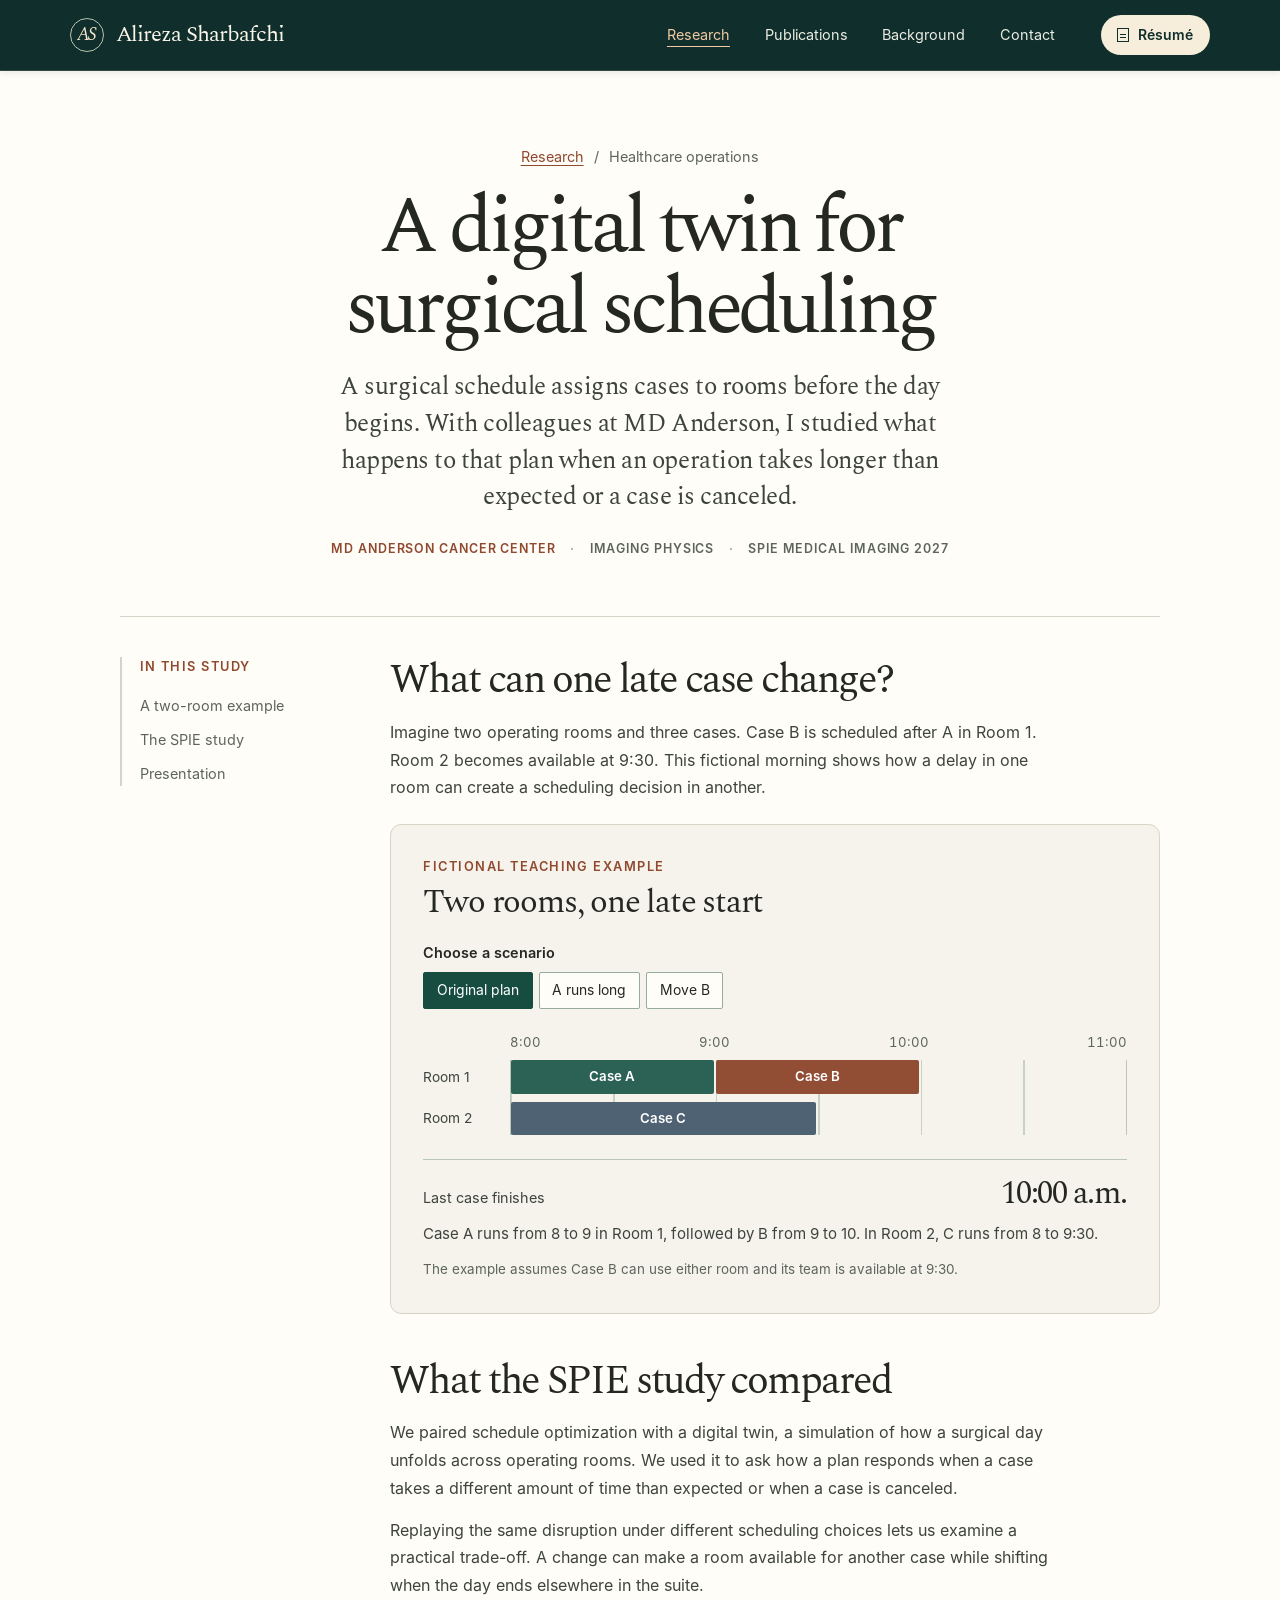
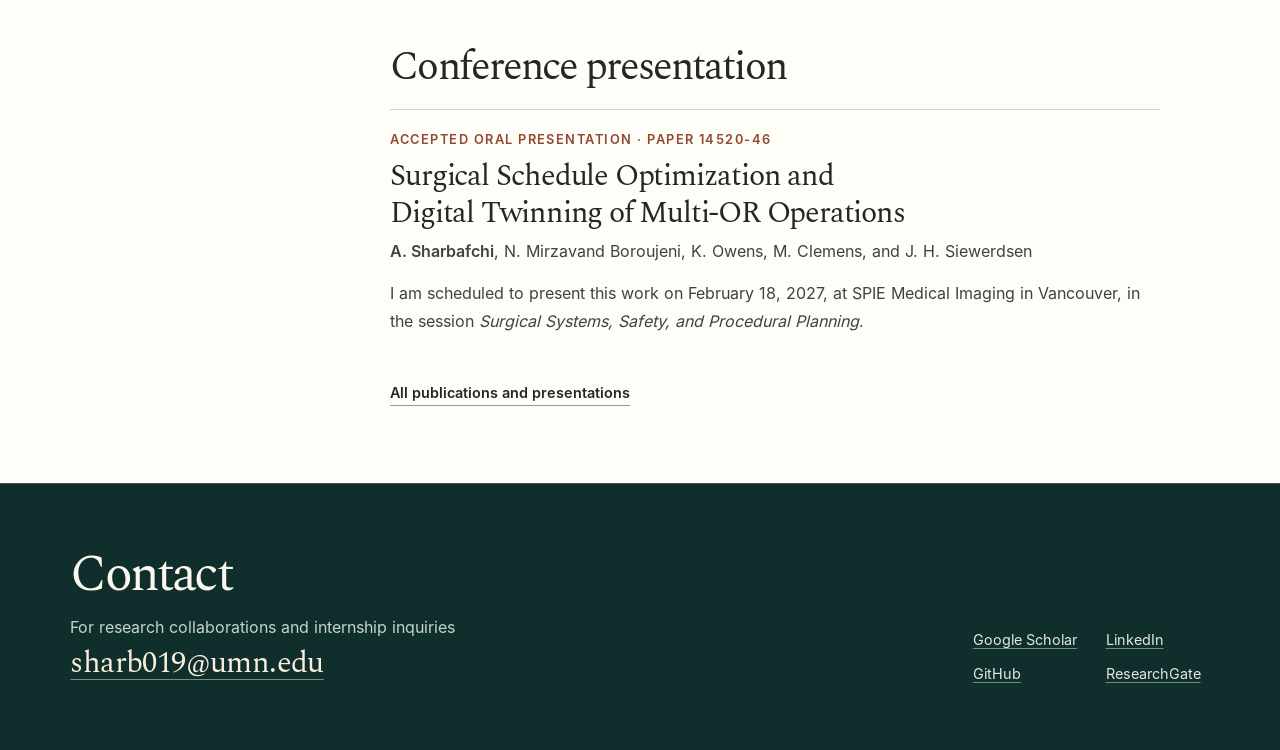
<file: research/surgical-scheduling/index.html>
<!doctype html>
<html lang="en">
<head>
  <meta charset="utf-8">
  <meta name="viewport" content="width=device-width,initial-scale=1">
  <title>A digital twin for surgical scheduling | Alireza Sharbafchi</title>
  <meta name="description" content="A fictional two-room scheduling example and a public overview of the MD Anderson work accepted for presentation at SPIE Medical Imaging 2027.">
  <meta name="author" content="Alireza Sharbafchi">
  <meta name="theme-color" content="#102e2b">
  <meta name="robots" content="index,follow,max-image-preview:large">
  <meta name="google-site-verification" content="Sx9WPdq8LfvZd325GRl5zDQa84C2UrjY2XmZ5Cj0ZqY">
  <link rel="canonical" href="https://alirezasharbaf.github.io/research/surgical-scheduling/">
  <link rel="icon" type="image/png" href="../../assets/monogram.png">
  <link rel="preload" as="font" type="font/woff" href="../../assets/fonts/spectral.woff" crossorigin>
  <link rel="stylesheet" href="../../assets/site.css">
  <meta property="og:type" content="article">
  <meta property="og:site_name" content="Alireza Sharbafchi">
  <meta property="og:title" content="A digital twin for surgical scheduling | Alireza Sharbafchi">
  <meta property="og:description" content="A fictional two-room scheduling example and a public overview of the MD Anderson work accepted for presentation at SPIE Medical Imaging 2027.">
  <meta property="og:url" content="https://alirezasharbaf.github.io/research/surgical-scheduling/">
  <meta property="og:image" content="https://alirezasharbaf.github.io/assets/headshot-2026.jpeg">
  <meta property="og:image:alt" content="Alireza Sharbafchi">
  <meta name="twitter:card" content="summary">
  <meta name="twitter:title" content="A digital twin for surgical scheduling | Alireza Sharbafchi">
  <meta name="twitter:description" content="A fictional two-room scheduling example and a public overview of the MD Anderson work accepted for presentation at SPIE Medical Imaging 2027.">
  <meta name="twitter:image" content="https://alirezasharbaf.github.io/assets/headshot-2026.jpeg">
  <script type="application/ld+json">{
  "@context": "https://schema.org",
  "@type": "Article",
  "url": "https://alirezasharbaf.github.io/research/surgical-scheduling/",
  "headline": "A digital twin for surgical scheduling",
  "description": "A fictional two-room scheduling example and a public overview of the MD Anderson work accepted for presentation at SPIE Medical Imaging 2027.",
  "author": {
    "@type": "Person",
    "@id": "https://alirezasharbaf.github.io/#person",
    "name": "Alireza Sharbafchi",
    "url": "https://alirezasharbaf.github.io/",
    "image": "https://alirezasharbaf.github.io/assets/headshot-2026.jpeg",
    "email": "mailto:sharb019@umn.edu",
    "jobTitle": "Ph.D. student in Industrial and Systems Engineering",
    "affiliation": {
      "@type": "CollegeOrUniversity",
      "name": "University of Minnesota Twin Cities",
      "url": "https://twin-cities.umn.edu/"
    },
    "alumniOf": [
      {
        "@type": "CollegeOrUniversity",
        "name": "University of Minnesota Twin Cities"
      },
      {
        "@type": "CollegeOrUniversity",
        "name": "Isfahan University of Technology"
      }
    ],
    "sameAs": [
      "https://scholar.google.com/citations?user=oZZttsgAAAAJ&hl=en",
      "https://www.linkedin.com/in/alireza-sharbafchi-78ba01220",
      "https://github.com/AlirezaSharbaf",
      "https://www.researchgate.net/profile/Alireza-Sharbafchi"
    ],
    "knowsAbout": [
      "Operations research",
      "Queueing theory",
      "Information design",
      "Statistical inference",
      "Healthcare operations"
    ]
  }
}</script>
  <script async src="https://www.googletagmanager.com/gtag/js?id=G-JD268DM8Z5"></script>
  <script>
    window.dataLayer = window.dataLayer || [];
    function gtag() { dataLayer.push(arguments); }
    gtag('js', new Date());
    gtag('config', 'G-JD268DM8Z5');
  </script>
<script src="../../assets/schedule.js" defer></script>
</head>
<body>
<a class="skip-link" href="#main">Skip to content</a>
<header class="site-header">
  <div class="masthead wrap">
    <a class="brand" href="../../" aria-label="Alireza Sharbafchi, home"><span class="monogram" aria-hidden="true">AS</span><span class="brand-name">Alireza Sharbafchi</span></a>
    <nav class="main-nav" aria-label="Main navigation">
      <a href="../../#research" aria-current="location">Research</a>
      <a href="../../#publications">Publications</a>
      <a href="../../#background">Background</a>
      <a href="#contact">Contact</a>
    </nav>
    <a class="resume-link" href="../../assets/alireza-sharbafchi-resume.pdf" aria-label="Résumé (PDF)"><span class="document-icon" aria-hidden="true"></span>Résumé</a>
  </div>
</header>
<main id="main">
  <header class="case-hero wrap">
    <nav class="crumb" aria-label="Breadcrumb"><a href="../../#research">Research</a><span aria-hidden="true">/</span><span>Healthcare operations</span></nav>
    <h1>A digital twin for surgical scheduling</h1>
    <p class="case-deck">A surgical schedule assigns cases to rooms before the day begins. With colleagues at MD Anderson, I studied what happens to that plan when an operation takes longer than expected or a case is canceled.</p>
    <p class="case-meta">MD Anderson Cancer Center <span>Imaging Physics</span><span>SPIE Medical Imaging 2027</span></p>
  </header>
  <div class="case-layout wrap">
    <nav class="case-nav" aria-label="In this study"><p>In this study</p><a href="#example">A two-room example</a><a href="#spie">The SPIE study</a><a href="#presentation">Presentation</a></nav>
    <article class="article-body">
      <section id="example"><h2>What can one late case change?</h2>
        <p>Imagine two operating rooms and three cases. Case B is scheduled after A in Room 1. Room 2 becomes available at 9:30. This fictional morning shows how a delay in one room can create a scheduling decision in another.</p>
        <figure class="illustration schedule-figure">
          <figcaption><span class="eyebrow">Fictional teaching example</span><span class="figure-title">Two rooms, one late start</span></figcaption>
          <fieldset class="figure-options" id="schedule-controls" hidden><legend>Choose a scenario</legend><div class="segmented">
            <label><input type="radio" name="schedule-mode" value="planned" checked><span>Original plan</span></label>
            <label><input type="radio" name="schedule-mode" value="delayed"><span>A runs long</span></label>
            <label><input type="radio" name="schedule-mode" value="adjusted"><span>Move B</span></label>
          </div></fieldset>
          <div class="schedule-display" id="schedule-display" data-mode="planned" aria-hidden="true">
            <div class="time-axis"><span>8:00</span><span>9:00</span><span>10:00</span><span>11:00</span></div>
            <div class="room-names"><span>Room 1</span><span>Room 2</span></div>
            <div class="case-tracks">
              <span class="case-block block-a">Case A</span><span class="case-block block-b">Case B</span><span class="case-block block-c">Case C</span>
            </div>
          </div>
          <div class="readout" role="status"><div><span>Last case finishes</span><strong id="schedule-finish">10:00 a.m.</strong></div><p id="schedule-story">Case A runs from 8 to 9 in Room 1, followed by B from 9 to 10. In Room 2, C runs from 8 to 9:30.</p></div>
          <p class="figure-note">The example assumes Case B can use either room and its team is available at 9:30.</p>
          <noscript><p>If A finishes at 10, keeping B in Room 1 ends the morning at 11. Moving B to Room 2 at 9:30 ends it at 10:30.</p></noscript>
        </figure>
      </section>
      <section id="spie"><h2>What the SPIE study compared</h2>
        <p>We paired schedule optimization with a digital twin, a simulation of how a surgical day unfolds across operating rooms. We used it to ask how a plan responds when a case takes a different amount of time than expected or when a case is canceled.</p>
        <p>Replaying the same disruption under different scheduling choices lets us examine a practical trade-off. A change can make a room available for another case while shifting when the day ends elsewhere in the suite.</p>
      </section>
      <section id="presentation"><h2>Conference presentation</h2>
        <div class="paper-note"><p class="eyebrow">Accepted oral presentation · Paper 14520-46</p>
          <h3>Surgical Schedule Optimization and Digital Twinning of Multi-OR Operations</h3>
          <p><strong>A. Sharbafchi</strong>, N. Mirzavand Boroujeni, K. Owens, M. Clemens, and J. H. Siewerdsen</p>
          <p>I am scheduled to present this work on <time datetime="2027-02-18">February 18, 2027</time>, at SPIE Medical Imaging in Vancouver, in the session <em>Surgical Systems, Safety, and Procedural Planning</em>.</p>
        </div>
      </section>
      <a class="text-link" href="../../#publications">All publications and presentations</a>
    </article>
  </div>
</main>
<footer id="contact" class="site-footer">
  <div class="footer-inner wrap">
    <div><h2>Contact</h2><p>For research collaborations and internship inquiries</p>
      <a class="email-link" href="mailto:sharb019@umn.edu">sharb019@umn.edu</a></div>
    <nav class="profile-links" aria-label="Professional profiles">
      <a href="https://scholar.google.com/citations?user=oZZttsgAAAAJ&amp;hl=en">Google Scholar</a>
      <a href="https://www.linkedin.com/in/alireza-sharbafchi-78ba01220">LinkedIn</a>
      <a href="https://github.com/AlirezaSharbaf">GitHub</a>
      <a href="https://www.researchgate.net/profile/Alireza-Sharbafchi">ResearchGate</a>
    </nav>
  </div>
</footer>
</body>
</html>
</file>
<file: assets/site.css>
@font-face {
  font-family: Spectral;
  src: url("fonts/spectral.woff") format("woff");
  font-weight: 400;
  font-style: normal;
  font-display: swap;
}
@font-face {
  font-family: Spectral;
  src: url("fonts/spectral-italic.woff") format("woff");
  font-weight: 400;
  font-style: italic;
  font-display: swap;
}
@font-face {
  font-family: Inter;
  src: url("fonts/inter.woff") format("woff");
  font-weight: 400;
  font-display: swap;
}
@font-face {
  font-family: Inter;
  src: url("fonts/inter-semibold.woff") format("woff");
  font-weight: 600 800;
  font-display: swap;
}
:root {
  color-scheme: light;
  --paper: #fffdf8;
  --wash: #f4efe5;
  --ink: #242821;
  --green: #164d40;
  --deep: #102e2b;
  --body: #3d443b;
  --muted: #5d655b;
  --line: #d7d3c6;
  --copper: #90482e;
  --brass: #edc49b;
  --serif: Spectral, Georgia, "Times New Roman", serif;
  --sans: Inter, -apple-system, BlinkMacSystemFont, "Segoe UI", Arial, sans-serif;
  --gutter: clamp(1.25rem, 5.5vw, 5rem);
  --brand-row: 4.375rem;
  --nav-row: 0rem;
  --header-offset: calc(var(--brand-row) + var(--nav-row) + 1px + 1rem);
}
*, *::before, *::after { box-sizing: border-box; }
html { scroll-padding-top: var(--header-offset); }
body {
  margin: 0;
  background: var(--paper);
  color: var(--ink);
  font: 1rem/1.65 var(--sans);
  -webkit-font-smoothing: antialiased;
}
.wrap { width: min(100% - 2 * var(--gutter), 74rem); margin-inline: auto; }
img { max-width: 100%; height: auto; display: block; }
h1, h2, h3, p, ol, dl, dd, figure, fieldset { margin: 0; }
h1, h2, h3 { font-family: var(--serif); font-weight: 400; }
h1, h2, h3 { text-wrap: balance; }
h2 { font-size: clamp(2.45rem, 4.6vw, 4rem); line-height: 1.08; letter-spacing: -.055em; }
a { color: inherit; text-decoration-thickness: 1px; text-underline-offset: .22em; }
a:hover { color: var(--copper); }
a:focus-visible, input:focus-visible, button:focus-visible {
  outline: 3px solid #b85c35; outline-offset: 5px; border-radius: 1px;
}
::selection { background: #efd0b6; color: var(--deep); }
strong, b { font-weight: 600; }
[hidden] { display: none !important; }
.skip-link { position: fixed; z-index: 21; left: 1rem; top: .5rem; transform: translateY(-160%); padding: .65rem 1.1rem; background: white; color: var(--deep); }
.skip-link:focus { transform: none; }
.site-header {
  position: sticky;
  top: 0;
  z-index: 20;
  background: var(--deep);
  color: #faf5e9;
  border-bottom: 1px solid #314b43;
  box-shadow: 0 2px 7px rgb(25 37 29 / 9%);
}
.masthead { display: flex; align-items: center; gap: clamp(1.2rem, 3.6vw, 3rem); min-height: var(--brand-row); }
.brand { display: inline-flex; align-items: center; gap: .7rem; text-decoration: none; color: inherit; white-space: nowrap; }
.brand:hover { color: #fff; }
.monogram {
  display: grid; place-items: center; width: 2.12rem; height: 2.12rem;
  border: 1px solid #b7c4ae; border-radius: 50%; color: #f6e9d0;
  font: italic 1.16rem/1 var(--serif); letter-spacing: -.11em; padding-right: .14em;
}
.brand-name { font: 400 1.4rem/1.15 var(--serif); letter-spacing: -.045em; }
.main-nav { margin-left: auto; display: flex; align-items: center; gap: clamp(1rem, 2.7vw, 2.55rem); }
.main-nav a { display: inline-flex; align-items: center; min-height: 2.75rem; color: #eceee5; text-decoration: none; font-size: .9rem; }
.main-nav a:hover, .main-nav a:focus-visible, .main-nav a[aria-current] { color: #f1c9a4; text-decoration: underline; text-underline-offset: .35rem; }
.site-header a:focus-visible { outline-color: #ffca93; }
.resume-link {
  display: inline-flex; align-items: center; gap: .55rem; border-radius: 100rem;
  padding: .55rem 1.05rem; text-decoration: none; font-weight: 600; font-size: .875rem;
  color: var(--deep); background: #f6edda;
}
.resume-link:hover { background: white; color: var(--deep); }
.document-icon { width: .72rem; height: .92rem; display: inline-block; border: 1.4px solid currentColor; position: relative; }
.document-icon::after { content: ""; position: absolute; left: 18%; right: 18%; bottom: 28%; height: 1px; background: currentColor; box-shadow: 0 -3px 0 currentColor; }
.eyebrow, .chart-kicker, .pub-venue, .case-meta, .case-nav > p { font: 600 .8rem/1.5 var(--sans); letter-spacing: .115em; text-transform: uppercase; }
.eyebrow { color: var(--copper); }
.ruled { display: flex; align-items: center; gap: .8rem; }
.ruled::before, .tiny-rule { content: ""; width: 1.85rem; height: 1px; background: currentColor; display: inline-block; }
.hero-band { background: var(--wash); }
.hero {
  display: grid; align-items: center;
  grid-template-columns: minmax(0, .79fr) minmax(0, 1.21fr);
  grid-template-areas: "portrait copy";
  gap: clamp(2.6rem, 7.6vw, 6.5rem);
  width: min(100% - 2 * var(--gutter), 66rem);
  padding-block: clamp(3.2rem, 5.2vw, 5.4rem);
}
.hero-copy { grid-area: copy; }
.hero .eyebrow { color: var(--copper); }
.hero h1 {
  font-size: clamp(4rem, 7.25vw, 6.5rem); line-height: .94; letter-spacing: -.063em;
  margin: 1.05rem 0 1.5rem; color: var(--ink);
}
.hero h1 em { display: block; font-weight: inherit; color: var(--green); }
.affiliation { color: var(--ink); font-size: clamp(1rem, 1.4vw, 1.14rem); line-height: 1.5; }
.affiliation span { display: block; }
.affiliation span:first-child { font-weight: 600; }
.hero-intro { color: var(--body); margin-top: .95rem; max-width: 33rem; font-size: 1.03rem; line-height: 1.65; }
.actions { display: flex; align-items: center; flex-wrap: wrap; gap: 1.5rem; margin-top: 1.65rem; }
.button { display: inline-flex; align-items: center; justify-content: center; min-height: 2.9rem; padding: .72rem 1.35rem; color: white; background: var(--green); font: 600 .9rem/1.4 var(--sans); text-decoration: none; border-radius: 100rem; }
.button:hover { background: var(--deep); color: white; }
.text-link, .citation-link { display: inline-block; width: fit-content; font: 600 .9rem/1.55 var(--sans); text-decoration: none; border-bottom: 1px solid #8f9e8c; }
.text-link:hover, .citation-link:hover { border-color: currentColor; }
.hero .text-link { color: var(--green); }
.hero .text-link:hover { color: var(--copper); }
.portrait { grid-area: portrait; width: min(100%, 23rem); justify-self: center; }
.portrait-frame img { width: 100%; height: auto; aspect-ratio: 820 / 939; border-radius: 50% 50% .5rem .5rem / 39% 39% .5rem .5rem; background: #d6d0be; }
.portrait figcaption { display: flex; align-items: center; justify-content: center; gap: .55rem; color: var(--muted); font: 400 .84rem/1.5 var(--sans); margin-top: .85rem; }
.tiny-rule { width: 1.2rem; color: var(--copper); }
.talk-strip { background: #e9eddf; border-block: 1px solid #ced6c4; }
.talk-inner { min-height: 4.25rem; display: flex; align-items: center; gap: 1.6rem; padding-block: .75rem; }
.talk-meta { display: flex; align-items: center; gap: .75rem; white-space: nowrap; color: var(--green); }
.talk-meta > span:not(.calendar-icon) { font-size: .86rem; font-weight: 600; }
.talk-meta time { font-size: .84rem; color: var(--body); border-left: 1px solid #acb6a6; padding-left: .85rem; }
.calendar-icon { width: 1.05rem; height: 1.02rem; border: 1.5px solid currentColor; border-radius: 2px; display: inline-block; position: relative; }
.calendar-icon::before { content: ""; height: 1px; background: currentColor; position: absolute; top: 3px; left: 0; right: 0; }
.calendar-icon::after { content: ""; position: absolute; width: 1.5px; height: .28rem; top: -.22rem; left: .18rem; background: currentColor; box-shadow: .45rem 0 currentColor; }
.talk-inner p { margin: 0; font-size: .94rem; }
.talk-location { color: var(--muted); }
.talk-location::before { content: " · "; white-space: pre; }
.talk-inner > a { margin-left: auto; flex: 0 0 auto; }
.section { padding-block: clamp(3.6rem, 6.3vw, 6.5rem); }
.section-head { margin-bottom: clamp(1.65rem, 3.4vw, 2.8rem); }
#research .section-head { display: flex; align-items: center; gap: clamp(1.25rem, 3vw, 2.6rem); }
#research .section-head::after { content: ""; flex: 1; height: 1px; background: var(--line); }
.divided { display: flex; align-items: baseline; justify-content: space-between; gap: 1rem; }
.divided > a { flex: 0 0 auto; }
.anchor-alias { display: block; }
.feature { display: grid; grid-template-columns: minmax(0, .91fr) minmax(0, 1.09fr); gap: clamp(2rem, 6vw, 5rem); align-items: center; }
.feature-copy { display: flex; flex-direction: column; align-items: flex-start; justify-content: center; }
.feature-copy h3, .research-pair h3 { font-size: clamp(1.9rem, 3.4vw, 2.78rem); line-height: 1.13; letter-spacing: -.052em; margin: .8rem 0; }
.feature-copy h3 a, .research-pair h3 a, .pub-list h3 a { text-decoration: none; }
.feature-copy h3 a:hover, .research-pair h3 a:hover, .pub-list h3 a:hover { text-decoration: underline; text-decoration-thickness: 1px; }
.feature-copy h3 { font-size: clamp(2.35rem, 4.2vw, 3.65rem); line-height: 1.04; }
.feature-copy > p:not(.eyebrow), .research-pair article > p:not(.eyebrow) { color: var(--body); max-width: 36rem; }
.feature-copy > a, .research-pair article > a { margin-top: 1.3rem; }
.section#research { padding-bottom: 0; }
.further-research { padding-block: clamp(3.2rem, 5.4vw, 5rem) clamp(3.6rem, 6.3vw, 6.5rem); }
.further-research h2 { font-size: clamp(1.9rem, 2.8vw, 2.45rem); }
.further-research .research-pair { margin-top: 1.35rem; }
.campus-photo { width: min(100%, 23rem); justify-self: center; color: var(--muted); }
.campus-photo img { width: 100%; height: auto; border-radius: .65rem; }
.campus-photo figcaption { display: grid; gap: .1rem; padding-top: .65rem; font-size: .82rem; line-height: 1.5; }
.campus-photo figcaption small { font-size: .78rem; }
.belief-chart { background: #183f39; color: #f6f5e9; padding: clamp(1.4rem, 3.1vw, 2.7rem); display: flex; flex-direction: column; justify-content: center; }
.chart-kicker { color: #dcc7a4; display: block; font-size: .76rem; }
.chart-title, .figure-title { display: block; font: 400 clamp(1.6rem, 2.6vw, 2.05rem)/1.18 var(--serif); letter-spacing: -.037em; margin-top: .23rem; }
.chart-subtitle { display: block; margin-top: .38rem; font-size: .85rem; color: #dae8df; }
.belief-chart img { width: 100%; height: auto; margin: .65rem 0 .55rem; }
.chart-legend { display: flex; gap: 1.15rem; flex-wrap: wrap; align-items: center; justify-content: center; }
.chart-legend span { display: inline-flex; align-items: center; gap: .42rem; font-size: .77rem; color: #e0ece4; }
.chart-legend i { width: 1.2rem; height: 2px; background: #f4ba86; display: inline-block; }
.chart-legend .idle-key { background: #a3d8cb; }
.research-pair { display: grid; grid-template-columns: 1fr 1fr; gap: clamp(2rem, 6vw, 5rem); margin-top: 2.15rem; }
.research-pair article { padding-top: 1.35rem; border-top: 1px solid #778779; }
.research-pair h3 { font-size: clamp(1.75rem, 2.65vw, 2.2rem); }
.tinted { background: var(--wash); border-block: 1px solid var(--line); }
.tinted .section { display: grid; grid-template-columns: minmax(0, .72fr) minmax(0, 1.68fr); align-items: start; gap: clamp(2rem, 5vw, 4.5rem); }
.tinted .section-head { display: block; margin: 0; }
.tinted .section-head h2 { font-size: clamp(2.4rem, 4.1vw, 3.65rem); }
.tinted .section-head > a { margin-top: 1.15rem; }
.pub-list { list-style: none; padding: 0; border-top: 1px solid #778779; }
.pub-list li { display: grid; grid-template-columns: 3.9rem minmax(0,1fr); gap: .9rem; padding: 1.65rem 0; border-bottom: 1px solid var(--line); }
.pub-year { color: var(--copper); font: italic 1.65rem/1.25 var(--serif); letter-spacing: -.035em; }
.pub-venue { color: var(--muted); font-size: .77rem; letter-spacing: .07em; }
.pub-list h3 { font-size: clamp(1.55rem, 2.45vw, 2.05rem); line-height: 1.18; letter-spacing: -.043em; margin: .38rem 0 .42rem; max-width: 49rem; }
.authors { color: var(--body); font-size: .95rem; max-width: 55rem; }
.talk-details { color: var(--copper); font-size: .87rem; margin-top: .5rem; }
.citation-link { margin-top: .58rem; font-size: .84rem; }
.background-grid { display: grid; grid-template-columns: 1fr 1fr; gap: 2.5rem clamp(2rem, 6vw, 5rem); }
.group-title { font-size: 1.9rem; letter-spacing: -.048em; line-height: 1.27; border-top: 1px solid #99a99e; padding-top: 1rem; margin-bottom: 1rem; }
.record-list > div { margin: 0 0 1rem; }
.record-list dt { font-weight: 600; line-height: 1.4; }
.record-list dd { color: var(--muted); font-size: .9rem; line-height: 1.5; margin-top: .2rem; }
.record-list dd span { display: inline; font-variant-numeric: tabular-nums; white-space: nowrap; }
.record-list dd span::before { content: " · "; }
.toolkit { display: grid; grid-template-columns: minmax(9rem, .42fr) 1fr; gap: 1rem; border-top: 1px solid var(--line); padding-top: 1.6rem; margin-top: 2rem; }
.toolkit h3 { font-size: 1.6rem; letter-spacing: -.04em; }
.toolkit p { color: var(--body); max-width: 52rem; }
.site-footer { color: #faf7ed; background: var(--deep); border-top: 1px solid #445b4e; }
.footer-inner { display: flex; align-items: flex-end; justify-content: space-between; gap: 2rem; padding-block: clamp(2.6rem, 5vw, 4.4rem); }
.site-footer h2 { font-size: clamp(2.3rem, 4vw, 3.4rem); margin-bottom: .7rem; }
.site-footer p { color: #c4d5cb; max-width: 36rem; }
.email-link { color: #f6edda; font: 400 clamp(1.3rem, 2.6vw, 1.9rem)/1.5 var(--serif); letter-spacing: -.02em; text-decoration-color: #788f7e; }
.site-footer a:hover { color: var(--brass); }
.profile-links { display: grid; grid-template-columns: 1fr 1fr; gap: .65rem 1.8rem; }
.profile-links a { color: #e1e9df; font-size: .9rem; text-decoration-color: #718c7c; }
.case-hero { text-align: center; padding-block: clamp(3rem, 5.8vw, 5.4rem) clamp(2.5rem, 4.5vw, 4rem); }
.crumb { display: flex; justify-content: center; align-items: baseline; gap: .65rem; flex-wrap: wrap; font-size: .9rem; color: var(--muted); }
.crumb a { color: var(--copper); }
.case-hero h1 { max-width: 21ch; margin: 1.2rem auto; font-size: clamp(2.8rem, 6.2vw, 5.4rem); line-height: 1.02; letter-spacing: -.06em; }
.case-deck { max-width: 54ch; margin-inline: auto; font: 400 clamp(1.25rem, 2.05vw, 1.55rem)/1.48 var(--serif); color: var(--body); letter-spacing: -.02em; }
.case-meta { display: flex; justify-content: center; align-items: center; flex-wrap: wrap; gap: .35rem .9rem; color: var(--copper); margin-top: 1.5rem; font-size: .78rem; letter-spacing: .073em; }
.case-meta span { color: var(--muted); }
.case-meta span::before { content: "·"; margin-right: .9rem; color: #8f9b8f; }
.case-layout { display: grid; max-width: 65rem; grid-template-columns: minmax(11rem,.55fr) minmax(0, 2.05fr); align-items: start; gap: clamp(2rem, 5vw, 5rem); padding-block: 2.5rem clamp(3.6rem, 6vw, 6rem); border-top: 1px solid var(--line); }
.case-nav { display: grid; position: sticky; top: var(--header-offset); gap: .65rem; justify-items: start; border-left: 2px solid var(--line); padding-left: 1.1rem; }
.case-nav > p { color: var(--copper); margin-bottom: .45rem; }
.case-nav a { color: var(--muted); font-size: .9rem; text-decoration: none; }
.case-nav a:hover { color: var(--copper); text-decoration: underline; }
.article-body { max-width: 49rem; min-width: 0; }
.article-body > section { margin-bottom: 2.75rem; }
.article-body h2 { font-size: clamp(1.95rem, 3.15vw, 2.7rem); letter-spacing: -.049em; line-height: 1.15; margin-bottom: .95rem; }
.article-body p { color: var(--body); line-height: 1.73; }
.article-body > section > p { max-width: 67ch; }
.article-body p + p { margin-top: .9rem; }
.article-body h3 { font-size: clamp(1.45rem, 2.35vw, 1.95rem); line-height: 1.22; letter-spacing: -.04em; }
.article-body .eyebrow { color: var(--copper); margin-bottom: .4rem; }
.paper-note { margin-top: 1.2rem; border-top: 1px solid var(--line); padding-top: 1.2rem; }
.paper-note h3 { margin-bottom: .42rem; }
.paper-note a { margin-top: .7rem; }
.method-list { margin-block: 1.4rem; }
.method-list > div { padding-block: .9rem; border-top: 1px solid var(--line); }
.method-list > div:last-child { border-bottom: 1px solid var(--line); }
.method-list dt { font-weight: 600; margin-bottom: .18rem; }
.method-list dd { color: var(--body); }
.queue-figure, .illustration { border: 1px solid var(--line); border-radius: .7rem; background: #f5f3eb; margin-top: 1.4rem; padding: clamp(1.15rem, 3.4vw, 2rem); }
.queue-figure .eyebrow { display: block; }
.queue-figure .inline-plot { margin-top: 1rem; padding: 1rem 1.3rem; border-radius: .35rem; }
.article-body .plot-label { color: #f4f4e8; font-size: .9rem; font-weight: 600; }
.queue-controls { display: grid; grid-template-columns: .8fr 1.25fr; gap: 1.5rem; margin-top: 1.4rem; }
.queue-controls fieldset { border: 0; padding: 0; min-width: 0; }
.queue-controls legend, .range-label label { font-size: .88rem; color: var(--ink); font-weight: 600; }
.radio-group { display: flex; gap: 1rem; margin-top: .3rem; }
.radio-group label { display: inline-flex; align-items: center; gap: .38rem; cursor: pointer; min-height: 2.5rem; }
.radio-group input { width: 1.04rem; height: 1.04rem; margin: 0; accent-color: var(--green); }
.range-label { display: flex; justify-content: space-between; align-items: baseline; flex-wrap: wrap; gap: .3rem .8rem; }
.range-label output, .range-ends { color: var(--muted); font-size: .8rem; font-variant-numeric: tabular-nums; }
.time-control input { display: block; width: 100%; margin: .65rem 0 .15rem; height: 1.2rem; accent-color: var(--green); cursor: pointer; }
.range-ends { display: flex; justify-content: space-between; }
.probability { padding-top: 1.25rem; margin-top: 1.35rem; border-top: 1px solid #bfccbf; }
.probability > div:first-child { display: flex; align-items: baseline; justify-content: space-between; gap: 1rem; }
.probability > div > span { color: var(--body); font-size: .9rem; }
.probability output { font: 400 2.05rem/1 var(--serif); letter-spacing: -.04em; font-variant-numeric: lining-nums tabular-nums; }
.prob-track { overflow: hidden; background: #ccdacd; height: .55rem; margin-top: .6rem; }
.prob-track span { width: 31.6%; display: block; height: 100%; background: #296055; }
.article-body .figure-note { color: var(--muted); font-size: .84rem; margin-top: .65rem; }
.curve-panel { position: relative; margin: .65rem 0 .55rem; }
.belief-chart .curve-panel img { margin: 0; width: 100%; max-width: none; }
.curve-line { position: absolute; top: 10%; height: 66%; width: 1px; border-left: 1px dashed #e5e7d6; pointer-events: none; }
.curve-point { width: .7rem; height: .7rem; border: 2px solid #173c35; outline: 1.5px solid #f7f4e8; border-radius: 50%; position: absolute; transform: translate(-50%,-50%); background: #a3d8cb; pointer-events: none; }
.curve-point[data-state="busy"] { background: #f4ba86; }
.illustration .eyebrow { display: block; }
.figure-options { border: 0; padding: 0; margin-top: 1.2rem; min-width: 0; }
.figure-options legend { font-size: .9rem; font-weight: 600; margin-bottom: .45rem; padding: 0; }
.segmented { display: inline-flex; flex-wrap: wrap; gap: .35rem; }
.segmented label { position: relative; display: inline-flex; cursor: pointer; }
.segmented input { position: absolute; opacity: 0; width: 1px; height: 1px; }
.segmented label > span { padding: .45rem .8rem; border: 1px solid #98ac9a; border-radius: 2px; background: var(--paper); font-size: .87rem; line-height: 1.5; }
.segmented input:checked + span { background: var(--green); color: white; border-color: var(--green); }
.segmented input:focus-visible + span { outline: 3px solid #b85c35; outline-offset: 2px; }
.schedule-display { margin-block: 1.45rem; display: grid; grid-template-columns: clamp(3.5rem, 11%, 5.8rem) minmax(0, 1fr); gap: .4rem .55rem; }
.time-axis { grid-column: 2; display: flex; justify-content: space-between; color: var(--muted); font-size: .82rem; font-variant-numeric: tabular-nums; }
.room-names, .case-tracks { display: grid; grid-template-rows: repeat(2, 2.1rem); row-gap: .5rem; }
.room-names { align-items: center; grid-row: 2; grid-column: 1; color: var(--body); font-size: .86rem; }
.case-tracks {
  grid-row: 2; grid-column: 2; grid-template-columns: repeat(6, minmax(0, 1fr));
  border-inline: 1px solid #b7c7b9; background: repeating-linear-gradient(to right, #c5d2c6 0 1px, transparent 1px calc(100% / 6));
}
.case-block { min-width: 0; display: grid; place-items: center; margin-right: 2px; border-radius: 2px; color: white; font-size: .83rem; font-weight: 600; line-height: 1; }
.block-a { grid-area: 1 / 1 / 2 / span 2; background: #2c6256; }
.block-b { grid-area: 1 / 3 / 2 / span 2; background: #924d35; }
.block-c { grid-area: 2 / 1 / 3 / span 3; background: #4e6274; }
[data-mode="delayed"] .block-a, [data-mode="adjusted"] .block-a { grid-column: 1 / span 4; }
[data-mode="delayed"] .block-b { grid-column: 5 / span 2; }
[data-mode="adjusted"] .block-b { grid-area: 2 / 4 / 3 / span 2; }
.readout { border-top: 1px solid #b8c7b9; padding-top: 1rem; margin-top: 1rem; }
.readout > div { display: flex; justify-content: space-between; align-items: baseline; gap: .7rem; }
.readout > div > span { color: var(--body); font-size: .9rem; }
.readout > div > strong { font: 400 clamp(1.55rem, 2.8vw, 2rem)/1.15 var(--serif); letter-spacing: -.045em; white-space: nowrap; }
.article-body .readout p, .article-body .figure-intro { font-size: .94rem; margin-top: .55rem; }
.vote-rows { margin-block: 1.1rem; border-top: 1px solid #b8c7b9; }
.vote-rows > div { display: grid; grid-template-columns: 1fr 1fr 1fr; align-items: baseline; gap: .4rem; padding: .55rem 0; border-bottom: 1px solid #c5d0c4; font-size: .91rem; }
.vote-rows > div > span:last-child { text-align: right; color: var(--muted); }
.chain-figure { padding: 1.2rem 0; margin-block: 1.2rem; border-block: 1px solid var(--line); }
.review-chain { padding: 0; list-style: none; display: flex; align-items: center; margin: .75rem 0; }
.review-chain li { flex: 1; position: relative; margin-right: 1.9rem; padding: .5rem .2rem; background: #e7eee4; color: var(--green); text-align: center; font-size: .88rem; font-weight: 600; }
.review-chain li:last-child { margin: 0; }
.review-chain li:not(:last-child)::before { content: ""; position: absolute; width: 1.3rem; height: 1px; left: calc(100% + .25rem); top: 50%; background: #6b8172; }
.review-chain li:not(:last-child)::after { content: ""; position: absolute; width: .4rem; height: .4rem; border: solid #6b8172; border-width: 1px 1px 0 0; left: calc(100% + 1.1rem); top: calc(50% - .17rem); transform: rotate(45deg); }
.article-body .chain-figure > p { font-size: .93rem; }
@media (max-width: 53rem) {
  .hero { grid-template-columns: minmax(0, .76fr) minmax(0, 1.24fr); gap: 2.4rem; }
  .hero h1 { font-size: clamp(3.6rem, 8vw, 4.9rem); }
  .hero-intro { font-size: 1rem; }
  .brand-name { font-size: 1.25rem; }
  .masthead { gap: 1.25rem; }
  .main-nav { gap: 1rem; }
  .talk-inner { gap: 1rem; }
  .talk-location { display: block; font-size: .85rem; }
  .talk-location::before { content: none; }
  .talk-inner > a { font-size: .82rem; }
  .tinted .section { display: block; }
  .tinted .section-head { display: flex; margin-bottom: 1.8rem; }
  .tinted .section-head > a { margin-top: 0; }
  .case-layout { grid-template-columns: 10.5rem 1fr; gap: 2rem; }
}
@media (max-width: 48rem) {
  :root { --brand-row: 3rem; --nav-row: 2.625rem; }
  .masthead { display: grid; grid-template-columns: minmax(0, 1fr) auto; grid-template-rows: minmax(var(--brand-row), auto) minmax(var(--nav-row), auto); gap: 0; }
  .brand { align-self: center; gap: .6rem; }
  .monogram { width: 1.8rem; height: 1.8rem; font-size: 1.02rem; }
  .brand-name { font-size: 1.22rem; }
  .resume-link { grid-column: 2; grid-row: 1; padding: .32rem .8rem; }
  .main-nav { grid-column: 1 / -1; grid-row: 2; align-self: stretch; align-items: stretch; justify-content: space-between; gap: .55rem; margin: 0; border-top: 1px solid #3e534a; }
  .main-nav a { font-size: .875rem; min-height: 0; }
}
@media (max-width: 42rem) {
  :root { --gutter: clamp(1rem, 5.2vw, 2rem); }
  .hero {
    grid-template-columns: clamp(5.6rem, 26vw, 10rem) minmax(0, 1fr);
    grid-template-areas: "portrait eyebrow" "portrait name" "affiliation affiliation" "intro intro" "actions actions";
    gap: 0 clamp(.9rem, 3.8vw, 1.5rem); padding-block: 2.1rem 2.4rem;
  }
  .hero-copy { display: contents; }
  .hero .eyebrow { grid-area: eyebrow; align-self: end; gap: .45rem; margin-bottom: .5rem; font-size: .75rem; letter-spacing: .085em; }
  .hero .ruled::before { width: .9rem; }
  .hero h1 { grid-area: name; font-size: clamp(2.35rem, 9.2vw, 4.3rem); align-self: start; margin: 0; }
  .portrait { width: 100%; }
  .portrait figcaption { display: none; }
  .affiliation { grid-area: affiliation; margin-top: 1.4rem; font-size: 1rem; }
  .hero-intro { grid-area: intro; margin-top: .7rem; }
  .actions { grid-area: actions; gap: 1.15rem; margin-top: 1.35rem; }
  .talk-inner { display: grid; grid-template-columns: 1fr auto; gap: .35rem .8rem; padding-block: .95rem; }
  .talk-meta { grid-column: 1 / -1; gap: .65rem; }
  .talk-inner p { font-size: .9rem; }
  .talk-inner > a { align-self: end; }
  .section { padding-block: 3.4rem; }
  .feature { grid-template-columns: 1fr; gap: 1.6rem; }
  .belief-chart { padding: 1.5rem; }
  .belief-chart img { max-width: 33rem; align-self: center; }
  .research-pair, .background-grid { grid-template-columns: 1fr; gap: 1.7rem; }
  .section-head.divided { flex-wrap: wrap; gap: .75rem; }
  .pub-list li { grid-template-columns: 3.4rem minmax(0,1fr); gap: .45rem; padding-block: 1.45rem; }
  .pub-year { font-size: 1.4rem; }
  .toolkit { display: block; }
  .toolkit h3 { margin-bottom: .45rem; }
  .footer-inner { align-items: flex-start; flex-direction: column; }
  .profile-links { display: flex; flex-wrap: wrap; gap: .5rem 1.1rem; }
  .case-layout { display: block; padding-top: 1.25rem; }
  .case-nav { position: static; display: flex; flex-wrap: wrap; gap: .35rem 1rem; padding: 0 0 1.15rem; margin-bottom: 2rem; border: 0; border-bottom: 1px solid var(--line); }
  .case-nav > p { flex-basis: 100%; margin-bottom: .18rem; }
  .case-nav a { text-decoration: underline; text-decoration-color: #99a99e; }
  .queue-controls { grid-template-columns: 1fr; gap: .85rem; }
}
@media (max-width: 23rem) {
  .hero .ruled::before { display: none; }
  .talk-inner { display: flex; flex-wrap: wrap; }
  .talk-inner > a { margin-left: 0; }
  .pub-list li { grid-template-columns: 1fr; }
}
@media print {
  html { scroll-padding-top: 0; }
  .site-header { position: static; background: white; color: #14251d; border-bottom: 1px solid #999; box-shadow: none; }
  .monogram { color: inherit; border-color: currentColor; }
  .main-nav, .resume-link, .actions, .talk-strip, .case-nav, .skip-link, .queue-controls, .profile-links { display: none; }
  body, .hero-band, .tinted, .site-footer { background: white; color: #14251d; }
  .hero h1, .hero h1 em, .hero .eyebrow, .hero-intro, .affiliation, .portrait figcaption, .site-footer p, .email-link { color: #14251d; }
  .wrap { width: 100%; }
  .masthead { display: flex; min-height: 3rem; }
  .hero, .section, .case-hero, .footer-inner { padding-block: 1rem; }
  .hero { grid-template-columns: 1fr 3fr; grid-template-areas: "portrait copy"; }
  .hero-copy { display: block; }
  .portrait { width: 8rem; }
  .case-layout, .tinted .section { display: block; }
  .feature, .pub-list li, .record-list > div { break-inside: avoid; }
}
</file>
